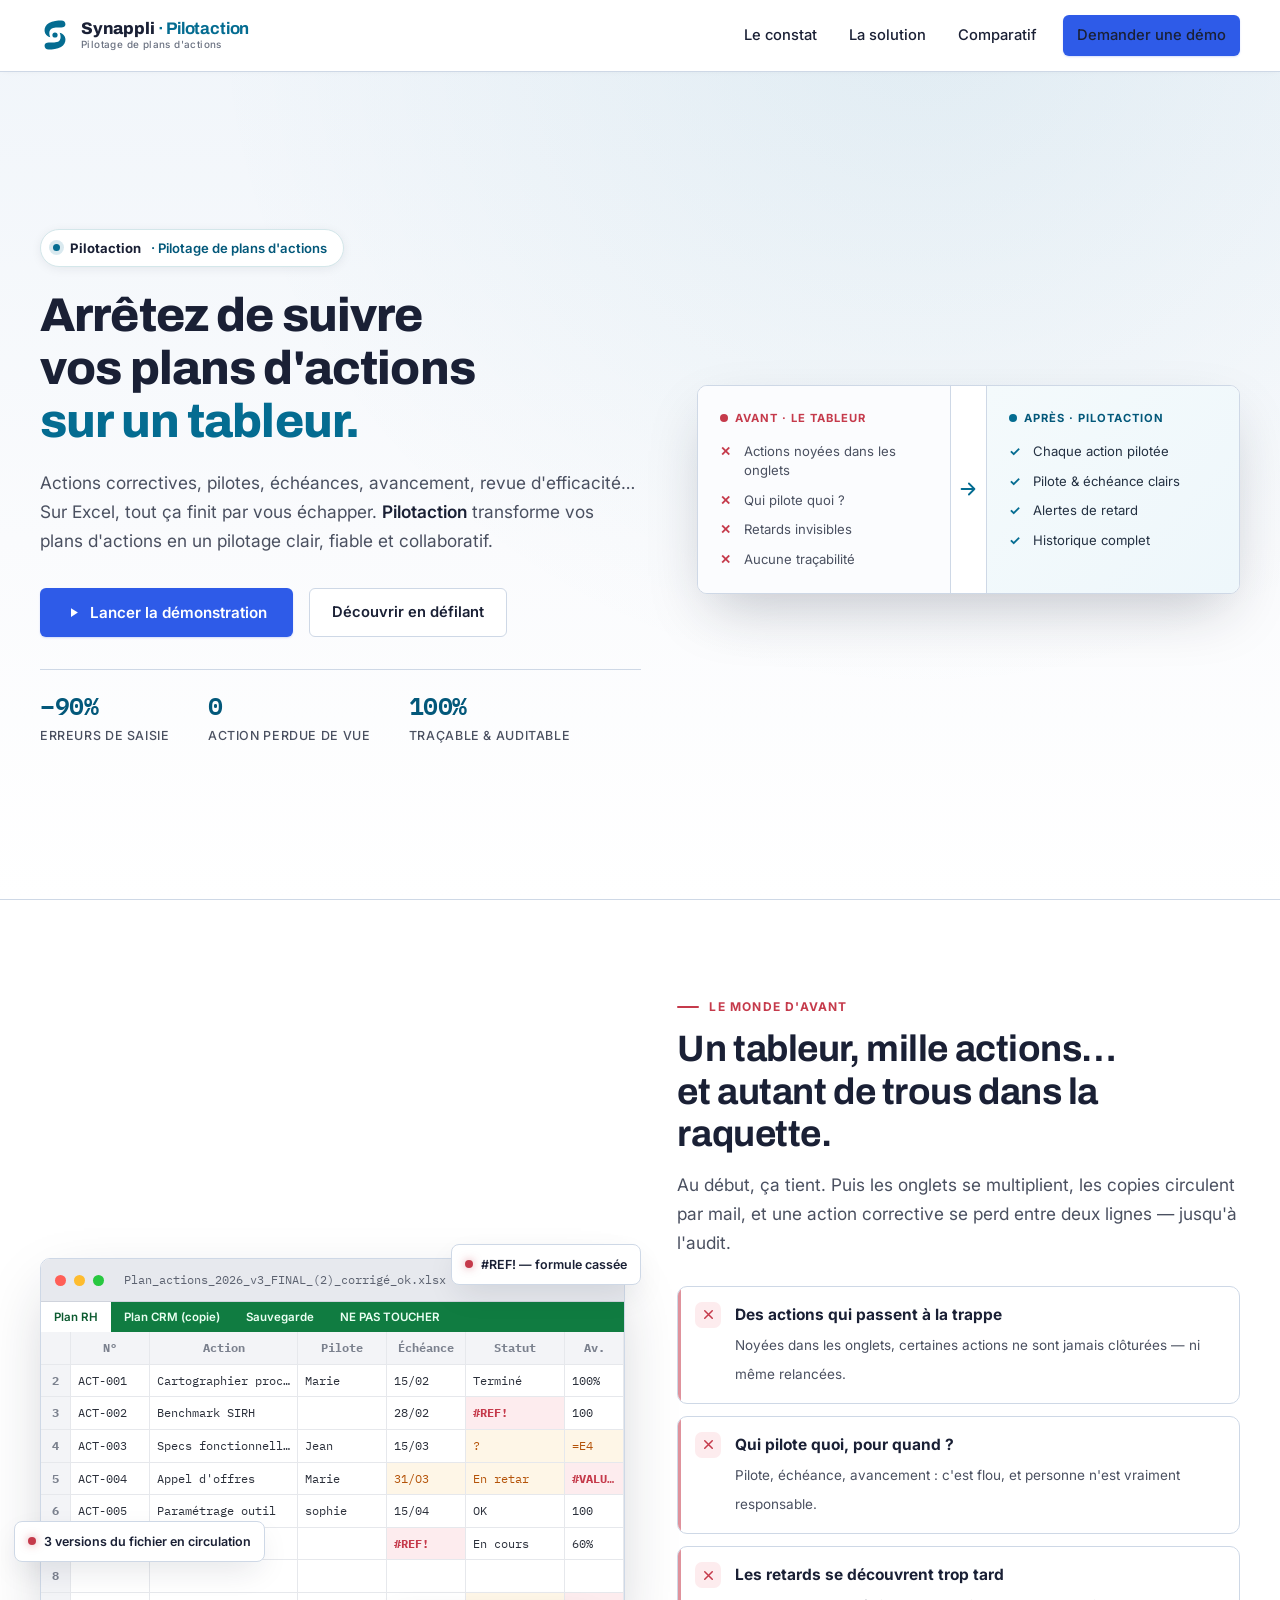
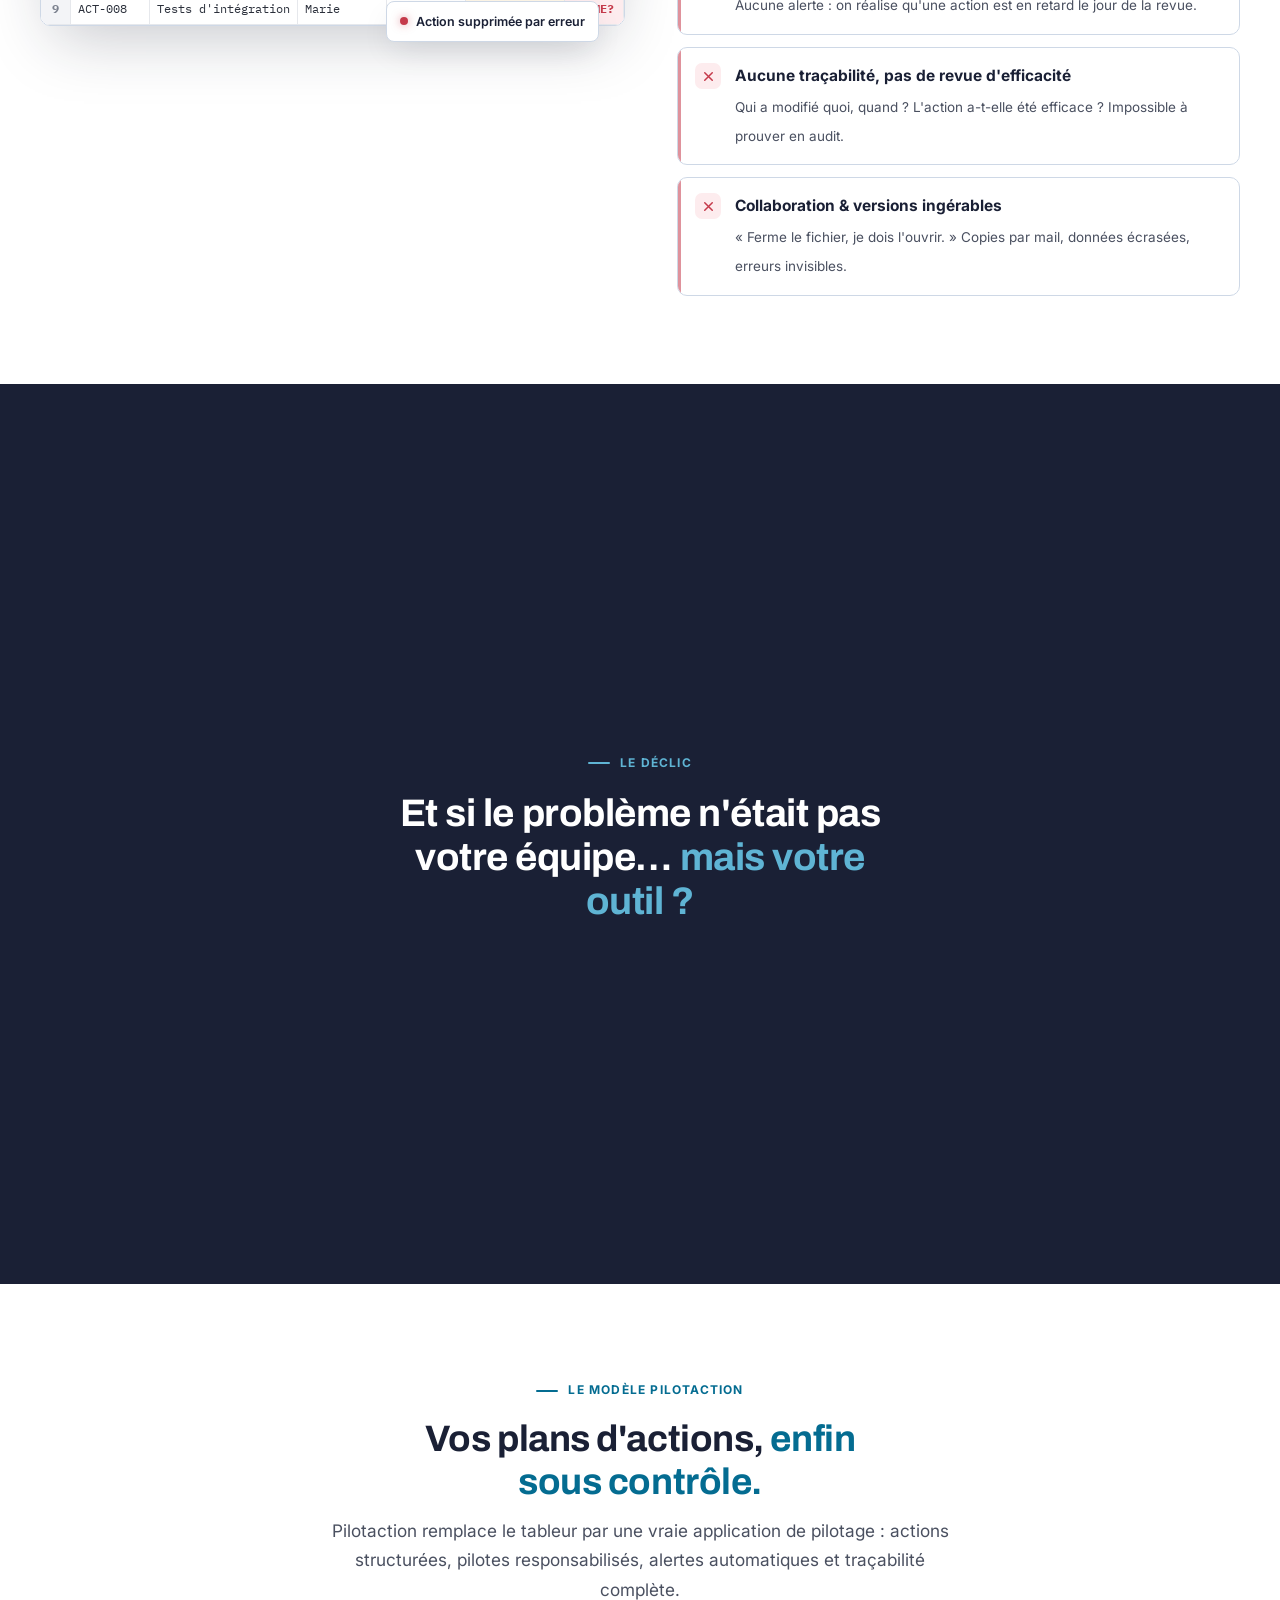
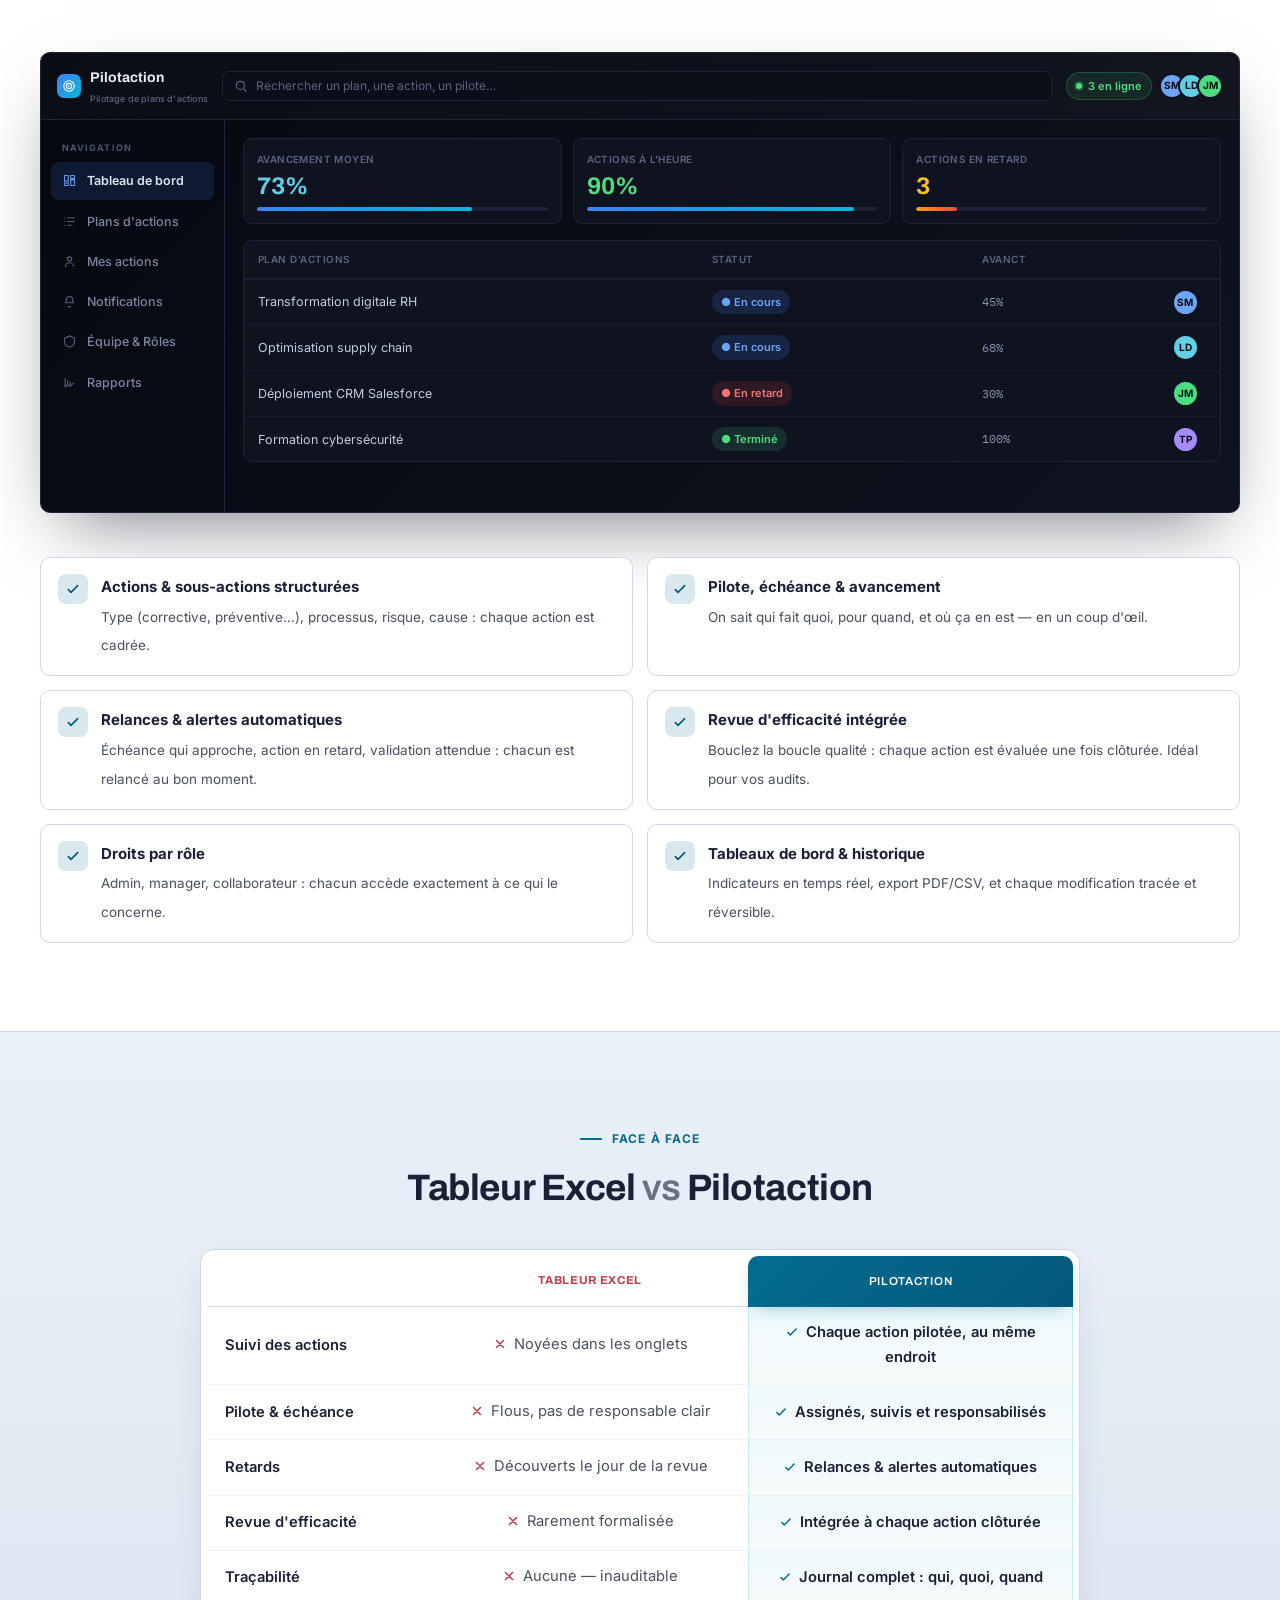
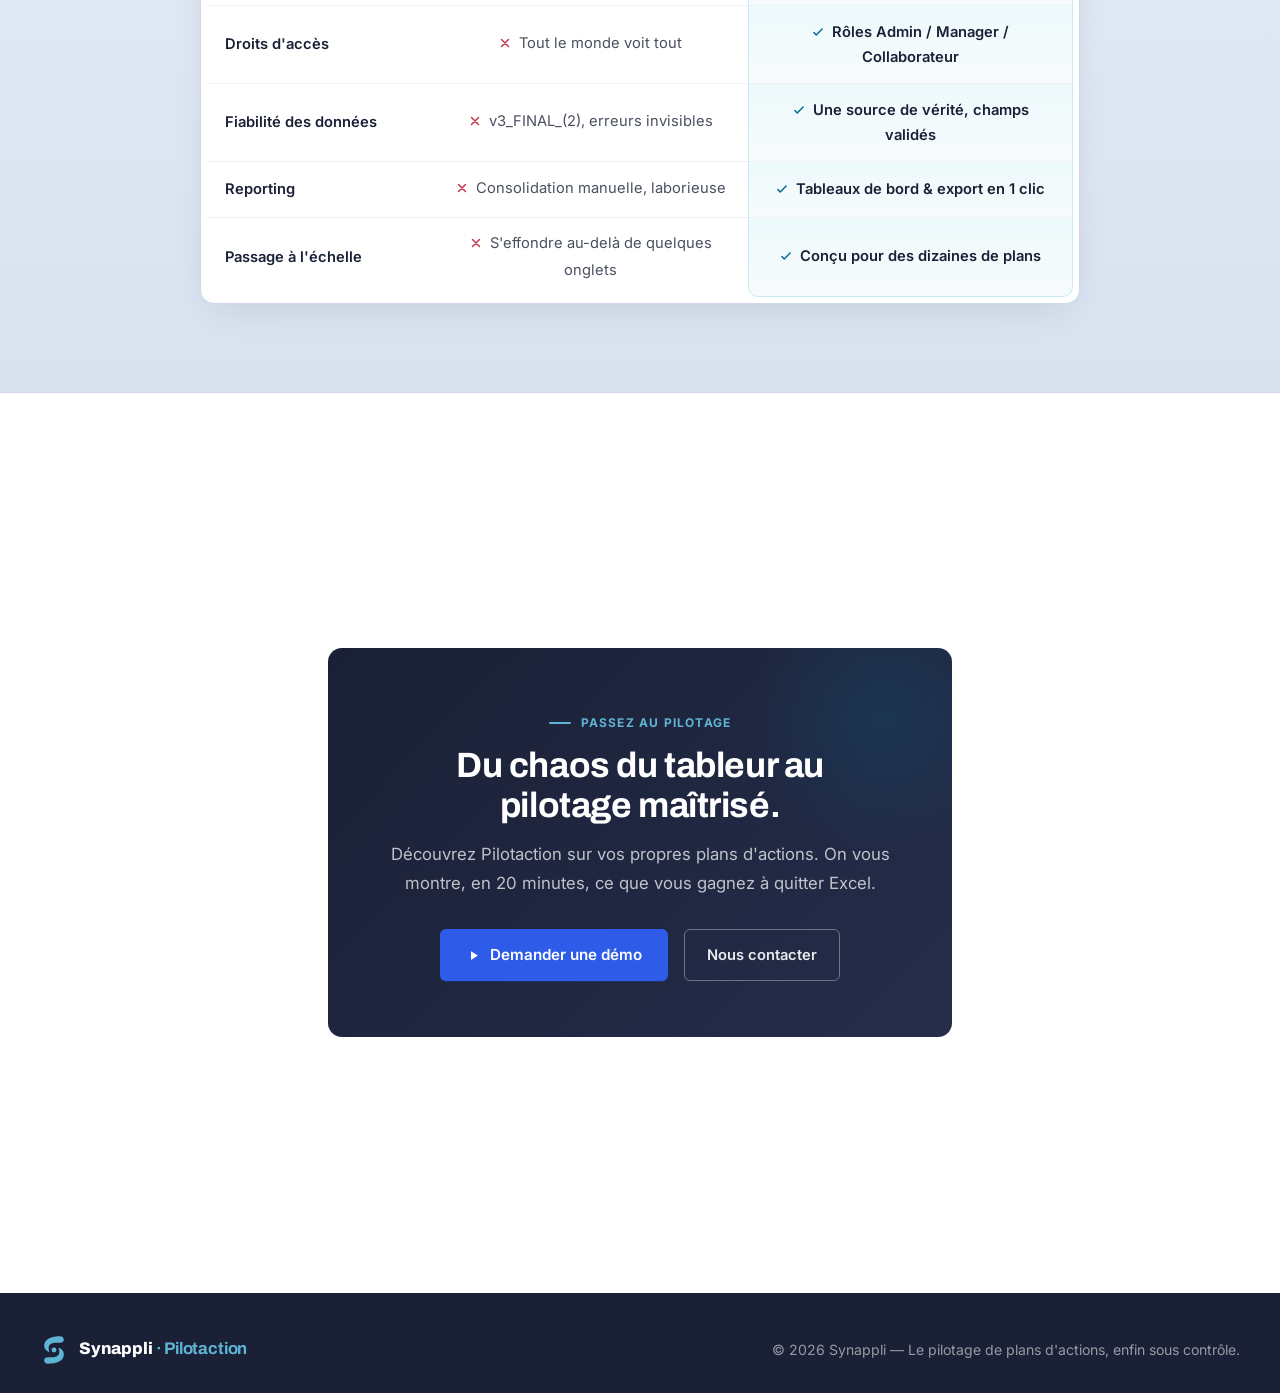
<file: index.html>
<!DOCTYPE html>
<html lang="fr">
<head>
<meta charset="UTF-8" />
<meta name="viewport" content="width=device-width, initial-scale=1.0" />
<title>Pilotaction — Pilotez vos plans d'actions | Synappli</title>
<meta name="description" content="Présentation Synappli : pourquoi suivre ses plans d'actions sur Excel devient ingérable (erreurs, retards invisibles, perte de données), et comment l'application Pilotaction apporte un pilotage fin, fiable et collaboratif — pilotes, échéances, alertes, revue d'efficacité, droits par rôle." />
<link rel="preconnect" href="https://fonts.googleapis.com" />
<link rel="preconnect" href="https://fonts.gstatic.com" crossorigin />
<link href="https://fonts.googleapis.com/css2?family=Archivo:wght@600;700;800&family=Inter:wght@400;500;600;700&family=IBM+Plex+Mono:wght@500;600&display=swap" rel="stylesheet" />
<style>
  /* =========================================================
     PILOTACTION × SYNAPPLI — Présentation animée
     Direction artistique reprise du site Synappli.
     Produit : Pilotaction — Pilotage de plans d'actions.
     Page autonome (hors polices Google, déjà chargées par le site).
     ========================================================= */

  /* ---------- Tokens Synappli ---------- */
  :root {
    --navy:#1a2035; --navy2:#232b42;
    --blue:#2e5be8; --blue-h:#1a40c0; --blue-l:#eef2ff;
    --teal:#046c91; --teal-d:#03587a; --teal-l:#d9e8ef;
    --white:#fff; --off:#eaf0f8; --off-2:#d8e2ef;
    --gray:#4a5060; --gray-soft:#6a7180;
    --light:#ced8e6; --light-soft:#dde4ee; --text:#1a2035;

    --bad:#c53a4b; --bad-l:#fdecee; --bad-d:#9b2c3a;
    --warn:#b45309; --warn-l:#fef6e7;
    --ok:#0f9d58; --ok-l:#e7f6ee;

    --font:'Inter',-apple-system,BlinkMacSystemFont,'Segoe UI',sans-serif;
    --display:'Archivo','Inter',sans-serif;
    --mono:'IBM Plex Mono',ui-monospace,SFMono-Regular,Menlo,monospace;

    --nav-h:72px; --max:1320px;
    --r:6px; --r-lg:10px;
    --shadow-sm:0 2px 12px -2px rgba(26,32,53,.10);
    --shadow-md:0 12px 32px -8px rgba(26,32,53,.15);
    --shadow-lg:0 24px 60px -14px rgba(26,32,53,.25);
    --shadow-blue:0 10px 30px -8px rgba(46,91,232,.35);
    --shadow-teal:0 10px 30px -8px rgba(4,108,145,.30);
  }

  *,*::before,*::after { box-sizing:border-box; margin:0; padding:0; }
  html { scroll-behavior:smooth; -webkit-text-size-adjust:100%; scroll-padding-top:var(--nav-h); }
  body {
    font-family:var(--font); font-size:17px; line-height:1.7; color:var(--text);
    background:var(--white); -webkit-font-smoothing:antialiased; text-rendering:optimizeLegibility;
    overflow-x:hidden;
  }
  ::selection { background:var(--teal); color:#fff; }
  a { color:inherit; text-decoration:none; }
  img { display:block; max-width:100%; }

  .container { width:100%; max-width:var(--max); margin:0 auto; padding:0 40px; }
  h1,h2,h3 { font-family:var(--display); color:var(--navy); letter-spacing:-.012em; line-height:1.15; }

  /* Logo Synappli (SVG vectoriel) */
  .s-logo { display:block; color:var(--teal); }
  .s-logo svg { display:block; width:100%; height:100%; }

  /* ---------- Eyebrow / labels ---------- */
  .section-label {
    display:inline-flex; align-items:center; gap:10px;
    font-size:.75rem; font-weight:700; text-transform:uppercase; letter-spacing:.1em;
    color:var(--teal); margin-bottom:.7rem; font-family:var(--font);
  }
  .section-label::before { content:""; width:22px; height:2px; background:currentColor; border-radius:2px; }
  .section-label.rose { color:var(--bad); }
  .section-label.on-dark { color:#5fb4d4; }

  /* ---------- Buttons ---------- */
  .btn-primary {
    display:inline-flex; align-items:center; gap:9px;
    background:var(--blue); color:#fff; font-weight:600; font-size:.95rem;
    padding:13px 26px; border-radius:var(--r); border:0; cursor:pointer; font-family:var(--font);
    transition:background .15s,transform .15s,box-shadow .2s; box-shadow:0 1px 2px rgba(46,91,232,.20);
  }
  .btn-primary:hover { background:var(--blue-h); transform:translateY(-1px); box-shadow:var(--shadow-blue); }
  .btn-primary svg { width:15px; height:15px; }
  .btn-outline {
    display:inline-flex; align-items:center; gap:9px;
    border:1.5px solid var(--light); color:var(--navy); font-size:.92rem; font-weight:600;
    padding:11px 22px; border-radius:var(--r); cursor:pointer; background:#fff; font-family:var(--font);
    transition:border-color .15s,background .15s,color .15s;
  }
  .btn-outline:hover { border-color:var(--teal); background:var(--teal-l); color:var(--teal-d); }
  .btn-outline-white {
    display:inline-flex; align-items:center; gap:9px;
    border:1.5px solid rgba(255,255,255,.35); color:rgba(255,255,255,.9); font-size:.92rem; font-weight:600;
    padding:11px 22px; border-radius:var(--r); cursor:pointer; background:transparent; font-family:var(--font);
    transition:background .15s,border-color .15s;
  }
  .btn-outline-white:hover { background:rgba(255,255,255,.1); border-color:rgba(255,255,255,.6); }
  .btn-row { display:flex; gap:1rem; flex-wrap:wrap; }

  /* ---------- Scroll progress ---------- */
  .scrubber {
    position:fixed; top:0; left:0; height:3px; width:0%; z-index:300;
    background:linear-gradient(90deg,var(--teal),var(--blue));
    box-shadow:0 0 12px rgba(4,108,145,.5); transition:width .1s linear;
  }

  /* ---------- Nav ---------- */
  #nav {
    position:fixed; top:0; left:0; right:0; height:var(--nav-h); z-index:200;
    background:#fff; border-bottom:1px solid var(--light);
    box-shadow:0 1px 6px -2px rgba(26,32,53,.06);
    display:flex; align-items:center; padding:0 40px;
  }
  .nav-inner { width:100%; max-width:var(--max); margin:0 auto; display:flex; align-items:center; gap:12px; }
  .site-logo { display:flex; align-items:center; gap:11px; }
  .site-logo .s-logo { width:30px; height:36px; }
  .logo-wordmark { font-family:var(--display); font-weight:800; color:var(--navy); font-size:1.05rem; letter-spacing:-.01em; line-height:1; }
  .logo-wordmark span { color:var(--teal); font-weight:700; }
  .logo-wordmark small { display:block; font-family:var(--font); font-size:.62rem; font-weight:500; color:var(--gray-soft); letter-spacing:.04em; margin-top:3px; text-transform:none; }
  .nav-menu { display:flex; align-items:center; gap:4px; list-style:none; margin-left:auto; }
  .nav-menu a { font-size:.92rem; font-weight:500; color:var(--navy); padding:8px 14px; border-radius:var(--r); transition:background .15s,color .15s; }
  .nav-menu a:hover { background:var(--off); }

  /* ---------- Sections ---------- */
  .section { padding:88px 0; }
  .section-inner { max-width:var(--max); margin:0 auto; padding:0 40px; }
  .section-bg { background:linear-gradient(180deg,var(--off) 0,var(--off-2) 100%); border-top:1px solid var(--light); border-bottom:1px solid var(--light); }
  .section-dark { background:var(--navy); color:#fff; }
  .section h2 { font-size:clamp(1.6rem,2.9vw,2.3rem); font-weight:700; margin-bottom:1rem; }
  .section-dark h2 { color:#fff; }
  .lead { font-size:1.08rem; color:var(--gray); line-height:1.7; max-width:640px; }
  .section-dark .lead { color:rgba(255,255,255,.7); }
  .center { text-align:center; }
  .center .lead { margin-left:auto; margin-right:auto; }

  /* Délimitation "page par page" : chaque scène occupe au moins un plein écran,
     avec accroche de défilement douce (proximity) sur grand écran. */
  [data-scene] { min-height:100vh; display:flex; flex-direction:column; justify-content:center; }
  @media (min-width:961px) {
    html { scroll-snap-type:y proximity; }
    [data-scene] { scroll-snap-align:start; scroll-snap-stop:always; }
  }

  .reveal { opacity:0; transform:translateY(16px); transition:opacity .6s ease,transform .6s ease; }
  .reveal.in-view { opacity:1; transform:none; }
  .reveal.d1 { transition-delay:.08s; } .reveal.d2 { transition-delay:.16s; }
  .reveal.d3 { transition-delay:.24s; } .reveal.d4 { transition-delay:.32s; }
  .reveal.d5 { transition-delay:.40s; }

  /* =========================================================
     HERO
     ========================================================= */
  .hero {
    position:relative; padding-top:var(--nav-h); overflow:hidden;
    background:
      radial-gradient(ellipse at 72% 0,rgba(4,108,145,.07) 0,transparent 55%),
      linear-gradient(180deg,#f0f5fa 0,#fafbfd 60%,var(--white) 100%);
    border-bottom:1px solid var(--light);
  }
  .hero-inner { max-width:var(--max); margin:0 auto; padding:64px 40px 56px; display:grid; grid-template-columns:1.05fr .95fr; gap:56px; align-items:center; }
  .hero-badge {
    display:inline-flex; align-items:center; gap:10px; background:#fff; color:var(--teal-d);
    font-size:.82rem; font-weight:600; padding:7px 16px 7px 12px; border-radius:100px;
    border:1px solid #d4e7ea; box-shadow:var(--shadow-sm); margin-bottom:1.35rem;
  }
  .hero-badge .dot { width:7px; height:7px; border-radius:50%; background:var(--teal); box-shadow:0 0 0 4px rgba(4,108,145,.15); animation:pulse 2.4s ease-in-out infinite; }
  .hero-badge strong { color:var(--navy); font-weight:700; }
  @keyframes pulse { 0%,100%{ box-shadow:0 0 0 4px rgba(4,108,145,.15) } 50%{ box-shadow:0 0 0 7px rgba(4,108,145,.04) } }
  .hero h1 { font-size:clamp(2.1rem,3.7vw,3.05rem); font-weight:800; line-height:1.12; margin-bottom:1.25rem; letter-spacing:-.018em; max-width:15ch; }
  .hero h1 .accent { color:var(--teal); }
  .hero p.lead { margin-bottom:2rem; }
  .hero p.lead strong { color:var(--navy); font-weight:600; }
  .kpi-strip { display:flex; flex-wrap:wrap; gap:1.1rem 2.4rem; padding:1.4rem 0 .25rem; border-top:1px solid var(--light); margin-top:2rem; }
  .kpi-strip .kpi { display:flex; flex-direction:column; }
  .kpi-strip .kpi-num { font-family:var(--mono); font-size:1.55rem; font-weight:600; color:var(--teal-d); line-height:1.1; letter-spacing:-.02em; font-variant-numeric:tabular-nums; }
  .kpi-strip .kpi-lbl { font-size:.78rem; color:var(--gray); text-transform:uppercase; letter-spacing:.05em; margin-top:.35rem; font-weight:500; }

  .hero-visual { position:relative; }
  .ba-teaser { display:grid; grid-template-columns:1fr auto 1fr; align-items:stretch; border:1px solid var(--light); border-radius:var(--r-lg); overflow:hidden; box-shadow:var(--shadow-lg); background:#fff; }
  .ba-side { padding:1.4rem 1.4rem 1.5rem; }
  .ba-side .ba-h { font-size:.7rem; font-weight:700; text-transform:uppercase; letter-spacing:.09em; display:flex; align-items:center; gap:.45rem; margin-bottom:.9rem; }
  .ba-before { background:#fbfcfe; }
  .ba-before .ba-h { color:var(--bad); }
  .ba-after { background:linear-gradient(135deg,#f4fafc 0,#eef7fb 100%); }
  .ba-after .ba-h { color:var(--teal-d); }
  .ba-dot { width:8px; height:8px; border-radius:50%; }
  .ba-before .ba-dot { background:var(--bad); }
  .ba-after .ba-dot { background:var(--teal); }
  .ba-line { display:flex; align-items:flex-start; gap:.55rem; font-size:.82rem; color:var(--gray); line-height:1.45; margin-bottom:.65rem; }
  .ba-line:last-child { margin-bottom:0; }
  .ba-line .ic { flex:0 0 auto; width:15px; font-weight:700; }
  .ba-before .ba-line .ic { color:var(--bad); }
  .ba-after .ba-line .ic { color:var(--teal); }
  .ba-after .ba-line { color:#243142; }
  .ba-arrow { display:flex; align-items:center; justify-content:center; padding:0 .4rem; background:#fff; border-left:1px solid var(--light); border-right:1px solid var(--light); color:var(--teal); }
  .ba-arrow svg { width:22px; height:22px; }

  /* =========================================================
     STATS BAND
     ========================================================= */
  .stats-band { padding:34px 0; }
  .stats-band-inner { max-width:var(--max); margin:0 auto; padding:0 40px; display:grid; grid-template-columns:repeat(4,1fr); gap:1.5rem; }
  .stat-item { text-align:center; position:relative; }
  .stat-item:not(:last-child)::after { content:""; position:absolute; right:-.75rem; top:50%; transform:translateY(-50%); width:1px; height:48px; background:var(--light); }
  .stat-num { font-family:var(--mono); font-size:clamp(1.55rem,2.8vw,2.15rem); font-weight:600; color:var(--teal-d); line-height:1.05; letter-spacing:-.02em; font-variant-numeric:tabular-nums; }
  .stat-label { font-size:.82rem; color:var(--gray); margin-top:.5rem; font-weight:500; line-height:1.4; }

  /* =========================================================
     Fenêtre Excel (le monde d'avant)
     ========================================================= */
  .split { display:grid; grid-template-columns:1.02fr .98fr; gap:52px; align-items:center; }
  .win-shell { position:relative; }
  .window { border-radius:var(--r-lg); overflow:hidden; box-shadow:var(--shadow-lg); border:1px solid var(--light); transform:perspective(1600px) rotateY(5deg) rotateX(1.5deg); transition:transform .8s cubic-bezier(.2,.7,.2,1); }
  .split.in-view .window { transform:perspective(1600px) rotateY(0) rotateX(0); }
  .win-bar { display:flex; align-items:center; gap:8px; padding:11px 14px; background:#E7E9EE; border-bottom:1px solid #cfd3dc; }
  .dot { width:11px; height:11px; border-radius:50%; }
  .dot.r{ background:#FF5F57 } .dot.y{ background:#FEBC2E } .dot.g{ background:#28C840 }
  .win-file { margin-left:12px; font-size:12px; color:#5c6270; font-family:var(--mono); white-space:nowrap; overflow:hidden; text-overflow:ellipsis; max-width:72%; }
  .xl { background:#fff; }
  .xl-ribbon { display:flex; align-items:center; background:#107C41; height:30px; }
  .xl-ribbon .tab { color:#eafff2; font-size:11.5px; padding:0 13px; height:100%; display:flex; align-items:center; font-weight:600; white-space:nowrap; }
  .xl-ribbon .tab.active { background:#fff; color:#0B5A2F; }
  .grid { display:grid; grid-template-columns:30px .8fr 1.5fr .9fr .8fr 1fr .6fr; font-size:11.5px; font-family:var(--mono); }
  .grid .c { border-right:1px solid #E6E8EC; border-bottom:1px solid #E6E8EC; padding:6px 7px; min-height:28px; white-space:nowrap; overflow:hidden; text-overflow:ellipsis; background:#fff; color:#2a2f3a; }
  .grid .head { background:#F3F4F7; color:#7b818e; text-align:center; font-weight:700; }
  .grid .rownum { background:#F3F4F7; color:#7b818e; text-align:center; font-weight:700; }
  .grid .err { background:var(--bad-l); color:var(--bad); font-weight:700; }
  .grid .warn { background:var(--warn-l); color:var(--warn); }
  .grid .strike { text-decoration:line-through; color:#b9bdc7; }
  .grid .flash { animation:cellflash 2.8s ease-in-out infinite; }
  @keyframes cellflash { 0%,55%,100%{ background:#fff; color:#2a2f3a } 62%,92%{ background:var(--bad-l); color:var(--bad) } }
  .grid .ghostrow { animation:ghostdelete 4.6s ease-in-out infinite; }
  @keyframes ghostdelete { 0%,40%{ opacity:1 } 55%,75%{ opacity:.12; transform:translateX(6px) } 90%,100%{ opacity:1; transform:none } }

  .toast { position:absolute; z-index:5; background:#fff; border:1px solid var(--light); padding:9px 13px; border-radius:8px; font-size:12.5px; font-weight:600; color:var(--navy); box-shadow:var(--shadow-md); display:flex; align-items:center; gap:8px; opacity:0; transform:translateY(8px) scale(.96); }
  .split.in-view .toast { animation:pop .6s forwards; }
  .split.in-view .toast.t1 { animation-delay:.7s; }
  .split.in-view .toast.t2 { animation-delay:1.05s; }
  .split.in-view .toast.t3 { animation-delay:1.4s; }
  @keyframes pop { to { opacity:1; transform:none; } }
  .toast .pip { width:8px; height:8px; border-radius:50%; background:var(--bad); box-shadow:0 0 8px rgba(197,58,75,.5); flex:none; }
  .toast.t1 { top:-14px; right:-16px; }
  .toast.t2 { bottom:64px; left:-26px; }
  .toast.t3 { bottom:-16px; right:26px; }

  .pains { display:flex; flex-direction:column; gap:12px; }
  .pain { display:flex; gap:14px; align-items:flex-start; padding:15px 17px; border-radius:var(--r-lg); background:#fff; border:1px solid var(--light); position:relative; overflow:hidden; transition:border-color .2s, box-shadow .2s; }
  .pain::before { content:""; position:absolute; top:0; left:0; bottom:0; width:3px; background:var(--bad); opacity:.55; }
  .pain:hover { border-color:#e6b8bf; box-shadow:var(--shadow-sm); }
  .pain .x { flex:0 0 auto; width:26px; height:26px; border-radius:7px; display:grid; place-items:center; background:var(--bad-l); color:var(--bad); }
  .pain .x svg { width:15px; height:15px; }
  .pain b { display:block; font-size:15.5px; color:var(--navy); margin-bottom:2px; }
  .pain span { color:var(--gray); font-size:13.5px; line-height:1.5; }

  /* =========================================================
     App Pilotaction (fond sombre, style app réelle)
     ========================================================= */
  .app { border-radius:var(--r-lg); overflow:hidden; border:1px solid #1e2438; background:linear-gradient(135deg,#06080f 0,#0f1320 100%); box-shadow:0 30px 70px -24px rgba(10,16,32,.55); }
  .app-top { display:flex; align-items:center; gap:14px; padding:13px 16px; border-bottom:1px solid #1e2438; background:rgba(255,255,255,.02); }
  .app-logo { display:flex; align-items:center; gap:9px; color:#e8ecf4; font-family:var(--display); font-weight:700; font-size:14px; }
  .app-logo .lm { width:24px; height:24px; border-radius:7px; display:grid; place-items:center; background:linear-gradient(135deg,#3b82f6,#06b6d4); }
  .app-logo .lm svg { width:14px; height:14px; }
  .app-logo small { display:block; font-family:var(--font); font-size:9px; font-weight:500; color:#5a6480; letter-spacing:.02em; margin-top:1px; }
  .app-search { flex:1; height:30px; border-radius:7px; background:#0b0e18; border:1px solid #1e2438; display:flex; align-items:center; padding:0 11px; color:#5a6480; font-size:12px; gap:8px; }
  .app-live { display:inline-flex; align-items:center; gap:6px; font-size:11px; color:#4ade80; font-weight:600; background:rgba(74,222,128,.1); padding:4px 9px; border-radius:100px; border:1px solid rgba(74,222,128,.22); }
  .app-live .d { width:6px; height:6px; border-radius:50%; background:#4ade80; box-shadow:0 0 0 2px rgba(74,222,128,.25); animation:appdot 2s infinite; }
  @keyframes appdot { 0%,100%{ opacity:1 } 50%{ opacity:.4 } }
  .avatars { display:flex; }
  .avatars span { width:26px; height:26px; border-radius:50%; margin-left:-7px; border:2px solid #0f1320; display:grid; place-items:center; font-size:10px; font-weight:700; color:#06080f; font-family:var(--font); }

  .app-body { display:grid; grid-template-columns:184px 1fr; min-height:392px; }
  .app-side { border-right:1px solid #1e2438; padding:14px 10px; display:flex; flex-direction:column; gap:3px; }
  .side-h { font-size:9px; font-weight:700; color:#4a5470; text-transform:uppercase; letter-spacing:.12em; padding:6px 11px 4px; }
  .nav-i { display:flex; align-items:center; gap:10px; padding:8px 11px; border-radius:8px; font-size:12.5px; color:#7a86a0; font-weight:500; }
  .nav-i.active { background:rgba(59,130,246,.14); color:#dbe4f5; font-weight:600; }
  .nav-i.active .ic { color:#6ba5f7; }
  .nav-i .ic { width:15px; height:15px; opacity:.9; color:#5a6480; flex:none; }
  .app-main { padding:18px; display:flex; flex-direction:column; gap:16px; }
  .mini-dash { display:grid; grid-template-columns:repeat(3,1fr); gap:11px; }
  .mini-kpi { background:#0f1320; border:1px solid #1e2438; border-radius:9px; padding:12px 13px; }
  .mini-kpi .ml { font-size:.62rem; color:#5a6480; text-transform:uppercase; letter-spacing:.04em; font-weight:600; }
  .mini-kpi .mv { font-family:var(--display); font-size:1.5rem; font-weight:700; color:#e8ecf4; line-height:1; margin-top:6px; }
  .mini-kpi .mv.teal { color:#5fd0e6; } .mini-kpi .mv.green { color:#4ade80; } .mini-kpi .mv.amber { color:#fbbf24; }
  .mini-kpi .mbar { height:4px; border-radius:2px; background:#1e2438; margin-top:9px; overflow:hidden; }
  .mini-kpi .mbar span { display:block; height:100%; width:0; border-radius:2px; background:linear-gradient(90deg,#3b82f6,#06b6d4); transition:width 1.3s cubic-bezier(.2,.7,.2,1); }
  .mini-kpi .mbar.a span { background:linear-gradient(90deg,#f59e0b,#ef4444); }
  .app.in-view .mini-kpi .mbar span { width:var(--w,70%); }

  .dtable { background:#0f1320; border:1px solid #1e2438; border-radius:9px; overflow:hidden; }
  .dtable .th,.dtable .tr { display:grid; grid-template-columns:1.7fr 1fr .7fr 32px; gap:8px; align-items:center; padding:10px 14px; font-size:12.5px; }
  .dtable .th { color:#5a6480; font-weight:600; font-size:.62rem; letter-spacing:.05em; text-transform:uppercase; border-bottom:1px solid #1e2438; }
  .dtable .tr { border-top:1px solid #171d30; color:#c3ccdf; }
  .dtable .tr.fresh { animation:slidein .7s cubic-bezier(.2,.7,.2,1); }
  @keyframes slidein { from{ opacity:0; transform:translateY(-10px); background:rgba(59,130,246,.14) } to{ opacity:1 } }
  .dtable .av { font-family:var(--mono); color:#8892a8; font-size:11.5px; }
  .pill { display:inline-flex; align-items:center; gap:6px; font-size:11px; font-weight:600; padding:3px 9px; border-radius:100px; white-space:nowrap; }
  .pill.ok { background:rgba(74,222,128,.13); color:#4ade80; }
  .pill.run { background:rgba(59,130,246,.16); color:#6ba5f7; }
  .pill.late { background:rgba(239,68,68,.14); color:#f87171; }
  .pill.plan { background:rgba(148,163,184,.14); color:#9aa6c0; }
  .who { width:23px; height:23px; border-radius:50%; display:grid; place-items:center; font-size:10px; font-weight:700; color:#06080f; font-family:var(--font); }

  .log-toast { position:absolute; right:-18px; bottom:40px; z-index:6; width:250px; background:#0f1320; border:1px solid #1e2438; border-radius:10px; padding:12px 14px; box-shadow:0 22px 50px -18px rgba(0,0,0,.6); opacity:0; transform:translateX(20px); }
  .app.in-view .log-toast { animation:pop .6s .9s forwards; }
  .log-toast .lt-h { font-size:.62rem; color:#5a6480; text-transform:uppercase; letter-spacing:.08em; font-weight:700; margin-bottom:9px; }
  .log-row { display:flex; gap:9px; font-size:11.5px; padding:5px 0; color:#8892a8; line-height:1.4; }
  .log-row b { color:#dbe4f5; font-weight:600; }
  .log-row .tk { color:#5fd0e6; }
  .log-row .rd { color:#f87171; }

  .benefits { display:grid; grid-template-columns:1fr 1fr; gap:14px; }
  .ben { display:flex; gap:13px; align-items:flex-start; padding:16px 17px; border-radius:var(--r-lg); background:#fff; border:1px solid var(--light); position:relative; overflow:hidden; transition:border-color .2s,transform .2s,box-shadow .2s; }
  .ben::before { content:""; position:absolute; top:0; left:0; right:0; height:3px; background:linear-gradient(90deg,var(--teal),var(--teal-d)); transform:scaleX(0); transform-origin:left; transition:transform .25s ease; }
  .ben:hover { border-color:var(--teal-l); transform:translateY(-2px); box-shadow:var(--shadow-md); }
  .ben:hover::before { transform:scaleX(1); }
  .ben .v { flex:0 0 auto; width:30px; height:30px; border-radius:8px; display:grid; place-items:center; background:var(--teal-l); color:var(--teal-d); }
  .ben .v svg { width:16px; height:16px; }
  .ben b { display:block; font-size:15px; color:var(--navy); margin-bottom:2px; }
  .ben span { color:var(--gray); font-size:13.5px; line-height:1.5; }

  /* =========================================================
     Tableau comparatif (.compare-table du site)
     ========================================================= */
  .compare-wrap { overflow-x:auto; border-radius:14px; background:#fff; box-shadow:0 12px 40px -16px rgba(26,32,53,.16); border:1px solid var(--light); padding:6px; margin-top:2.5rem; }
  .compare-table { width:100%; border-collapse:separate; border-spacing:0; min-width:720px; font-size:.92rem; }
  .compare-table th,.compare-table td { padding:.85rem 1.1rem; text-align:center; border-bottom:1px solid #eef2f7; }
  .compare-table tbody th[scope=row] { text-align:left; }
  .compare-table thead th { font-family:var(--display); font-size:.72rem; font-weight:700; letter-spacing:.06em; text-transform:uppercase; color:var(--gray); background:transparent; border-bottom:1.5px solid var(--light); padding-top:.95rem; padding-bottom:.95rem; }
  .compare-table thead .th-excel { color:var(--bad); }
  .compare-table tbody th { font-weight:600; color:var(--navy); width:26%; font-size:.92rem; }
  .compare-table td { color:var(--gray); }
  .compare-table .td-excel .xm { color:var(--bad); margin-right:7px; vertical-align:-2px; display:inline-block; }
  .compare-table .td-excel .xm svg { width:14px; height:14px; }
  .compare-table tbody tr:last-child th,.compare-table tbody tr:last-child td { border-bottom:0; }
  .compare-table .ct-highlight { color:var(--navy); font-weight:600; background:linear-gradient(180deg,rgba(6,182,212,.07),rgba(4,108,145,.03)); }
  .compare-table thead .ct-highlight { background:linear-gradient(135deg,var(--teal) 0,var(--teal-d) 100%); color:#fff; border-radius:10px 10px 0 0; border-bottom:0; box-shadow:0 6px 18px -8px rgba(4,108,145,.5); }
  .compare-table tbody .ct-highlight { border-left:1px solid rgba(6,182,212,.18); border-right:1px solid rgba(6,182,212,.18); }
  .compare-table tbody tr:last-child .ct-highlight { border-radius:0 0 10px 10px; border-bottom:1px solid rgba(6,182,212,.18); }
  .compare-table tbody .ct-highlight .ck { display:inline-block; width:14px; height:14px; margin-right:7px; vertical-align:-2px; color:var(--teal); }
  .compare-table tbody .ct-highlight .ck svg { width:14px; height:14px; }
  .compare-table tbody tr:hover td:not(.ct-highlight),.compare-table tbody tr:hover th { background:#f8fafc; }
  .compare-table tbody tr:hover .ct-highlight { background:linear-gradient(180deg,rgba(6,182,212,.12),rgba(4,108,145,.06)); }

  /* =========================================================
     CTA + footer
     ========================================================= */
  .cta-block { background:linear-gradient(135deg,var(--navy) 0,#252d4b 100%); color:#fff; border-radius:14px; padding:56px 48px; text-align:center; position:relative; overflow:hidden; }
  .cta-block::after { content:""; position:absolute; top:-80px; right:-80px; width:300px; height:300px; background:radial-gradient(circle,rgba(4,108,145,.2) 0,transparent 65%); pointer-events:none; }
  .cta-block > * { position:relative; z-index:1; }
  .cta-block .section-label { justify-content:center; }
  .cta-block h2 { color:#fff; font-size:clamp(1.6rem,2.8vw,2.2rem); margin:0 auto .9rem; max-width:18ch; }
  .cta-block p { color:rgba(255,255,255,.72); max-width:48ch; margin:0 auto 2rem; font-size:1.05rem; }
  .cta-block .btn-row { justify-content:center; }

  footer { background:var(--navy); color:rgba(255,255,255,.55); padding:40px 0 26px; }
  .footer-inner { max-width:var(--max); margin:0 auto; padding:0 40px; display:flex; align-items:center; justify-content:space-between; flex-wrap:wrap; gap:16px; font-size:.88rem; }
  .footer-inner .site-logo .s-logo { color:#5fb4d4; }
  .footer-inner .logo-wordmark { color:#fff; }
  .footer-inner .logo-wordmark span { color:#5fb4d4; }

  .demo-flag { position:fixed; bottom:22px; left:50%; transform:translateX(-50%) translateY(20px); z-index:150; background:#fff; border:1px solid var(--light); padding:10px 16px; border-radius:100px; font-size:13px; font-weight:600; color:var(--navy); box-shadow:var(--shadow-lg); display:flex; align-items:center; gap:12px; opacity:0; pointer-events:none; transition:opacity .3s,transform .3s; }
  .demo-flag.show { opacity:1; transform:translateX(-50%) translateY(0); pointer-events:auto; }
  .demo-flag .pl { color:var(--teal-d); display:inline-flex; align-items:center; gap:7px; }
  .demo-flag .stop { color:var(--gray); cursor:pointer; border-left:1px solid var(--light); padding-left:12px; }
  .demo-flag .stop:hover { color:var(--navy); }

  /* =========================================================
     Responsive
     ========================================================= */
  @media (max-width:960px) {
    .hero-inner { grid-template-columns:1fr; gap:40px; }
    .split { grid-template-columns:1fr; gap:40px; }
    .window { transform:none !important; }
    .benefits { grid-template-columns:1fr; }
    .stats-band-inner { grid-template-columns:repeat(2,1fr); gap:1.75rem 1rem; }
    .stat-item:nth-child(2)::after { display:none; }
    .app-body { grid-template-columns:1fr; }
    .app-side { flex-direction:row; overflow-x:auto; border-right:none; border-bottom:1px solid #1e2438; }
    .side-h { display:none; }
    .nav-i span { display:none; }
    .log-toast { position:static; width:auto; margin-top:8px; opacity:1; transform:none; }
    .app.in-view .log-toast { animation:none; }
    .toast { position:static; display:inline-flex; margin:6px 6px 0 0; opacity:1; transform:none; animation:none !important; }
    .win-shell { display:flex; flex-direction:column; }
    .nav-menu { display:none; }
  }
  @media (max-width:600px) {
    .container,.section-inner,.hero-inner,.stats-band-inner,.footer-inner { padding-left:20px; padding-right:20px; }
    #nav { padding:0 20px; }
    .section { padding:60px 0; }
    .mini-dash { grid-template-columns:1fr; }
    .stats-band-inner { grid-template-columns:1fr; }
    .stat-item::after { display:none !important; }
    .cta-block { padding:40px 24px; }
    .btn-row { flex-direction:column; }
    .btn-primary,.btn-outline,.btn-outline-white { justify-content:center; }
  }
  @media (prefers-reduced-motion:reduce) {
    * { animation:none !important; transition:none !important; scroll-behavior:auto !important; }
    .reveal { opacity:1; transform:none; }
    .window { transform:none !important; }
    .toast,.log-toast { opacity:1 !important; transform:none !important; }
  }
</style>
</head>
<body>

<div class="scrubber" id="scrubber"></div>

<!-- Logo Synappli réutilisable (defs) — instancié via <use> -->
<svg width="0" height="0" style="position:absolute" aria-hidden="true">
  <defs>
    <g id="synappli-mark">
      <path d="M74 156 C60 120 66 92 96 84 C120 78 140 80 158 80 C176 80 190 71 190 55 C190 38 178 26 159 26 C130 26 92 30 64 46 C40 60 28 84 30 108 C32 132 50 150 74 156 Z"/>
      <path transform="rotate(180 110 138)" d="M74 156 C60 120 66 92 96 84 C120 78 140 80 158 80 C176 80 190 71 190 55 C190 38 178 26 159 26 C130 26 92 30 64 46 C40 60 28 84 30 108 C32 132 50 150 74 156 Z"/>
      <circle cx="110" cy="138" r="20"/>
    </g>
  </defs>
</svg>

<!-- ===================== NAV ===================== -->
<header id="nav">
  <div class="nav-inner">
    <a class="site-logo" href="#top">
      <span class="s-logo"><svg viewBox="0 0 220 276" fill="currentColor" aria-hidden="true"><use href="#synappli-mark"/></svg></span>
      <span class="logo-wordmark">Synappli <span>· Pilotaction</span><small>Pilotage de plans d'actions</small></span>
    </a>
    <nav class="nav-menu">
      <a href="#excel">Le constat</a>
      <a href="#pilotaction">La solution</a>
      <a href="#compare">Comparatif</a>
      <a class="btn-primary" href="#cta" style="margin-left:8px;">Demander une démo</a>
    </nav>
  </div>
</header>

<span id="top"></span>

<!-- ===================== HERO ===================== -->
<section class="hero" data-scene>
  <div class="hero-inner">
    <div class="hero-text">
      <span class="hero-badge reveal"><span class="dot"></span> <strong>Pilotaction</strong> · Pilotage de plans d'actions</span>
      <h1 class="reveal d1">Arrêtez de suivre vos plans d'actions <span class="accent">sur un tableur.</span></h1>
      <p class="lead reveal d2">
        Actions correctives, pilotes, échéances, avancement, revue d'efficacité… Sur Excel, tout ça
        finit par vous échapper. <strong>Pilotaction</strong> transforme vos plans d'actions en un
        pilotage clair, fiable et collaboratif.
      </p>
      <div class="btn-row reveal d3">
        <button class="btn-primary" id="playDemo">
          <svg viewBox="0 0 24 24" fill="currentColor"><path d="M8 5v14l11-7z"/></svg>
          Lancer la démonstration
        </button>
        <a class="btn-outline" href="#excel">Découvrir en défilant</a>
      </div>
      <div class="kpi-strip reveal d4">
        <div class="kpi"><span class="kpi-num">−90%</span><span class="kpi-lbl">Erreurs de saisie</span></div>
        <div class="kpi"><span class="kpi-num">0</span><span class="kpi-lbl">Action perdue de vue</span></div>
        <div class="kpi"><span class="kpi-num">100%</span><span class="kpi-lbl">Traçable &amp; auditable</span></div>
      </div>
    </div>

    <div class="hero-visual reveal d2">
      <div class="ba-teaser">
        <div class="ba-side ba-before">
          <div class="ba-h"><span class="ba-dot"></span> Avant · le tableur</div>
          <div class="ba-line"><span class="ic">✕</span> Actions noyées dans les onglets</div>
          <div class="ba-line"><span class="ic">✕</span> Qui pilote quoi ?</div>
          <div class="ba-line"><span class="ic">✕</span> Retards invisibles</div>
          <div class="ba-line"><span class="ic">✕</span> Aucune traçabilité</div>
        </div>
        <div class="ba-arrow" aria-hidden="true">
          <svg viewBox="0 0 24 24" fill="none"><path d="M5 12h14M13 6l6 6-6 6" stroke="currentColor" stroke-width="2" stroke-linecap="round" stroke-linejoin="round"/></svg>
        </div>
        <div class="ba-side ba-after">
          <div class="ba-h"><span class="ba-dot"></span> Après · Pilotaction</div>
          <div class="ba-line"><span class="ic">✓</span> Chaque action pilotée</div>
          <div class="ba-line"><span class="ic">✓</span> Pilote &amp; échéance clairs</div>
          <div class="ba-line"><span class="ic">✓</span> Alertes de retard</div>
          <div class="ba-line"><span class="ic">✓</span> Historique complet</div>
        </div>
      </div>
    </div>
  </div>
</section>

<!-- ===================== EXCEL — LE MONDE D'AVANT ===================== -->
<section class="section" id="excel" data-scene>
  <div class="section-inner">
    <div class="split" data-io>
      <div class="win-shell">
        <div class="window">
          <div class="win-bar">
            <span class="dot r"></span><span class="dot y"></span><span class="dot g"></span>
            <span class="win-file">Plan_actions_2026_v3_FINAL_(2)_corrigé_ok.xlsx</span>
          </div>
          <div class="xl">
            <div class="xl-ribbon">
              <span class="tab active">Plan RH</span>
              <span class="tab">Plan CRM (copie)</span>
              <span class="tab">Sauvegarde</span>
              <span class="tab">NE PAS TOUCHER</span>
            </div>
            <div class="grid" id="xlGrid"><!-- généré en JS --></div>
          </div>
        </div>
        <div class="toast t1"><span class="pip"></span> #REF! — formule cassée</div>
        <div class="toast t2"><span class="pip"></span> 3 versions du fichier en circulation</div>
        <div class="toast t3"><span class="pip"></span> Action supprimée par erreur</div>
      </div>

      <div>
        <span class="section-label rose reveal">Le monde d'avant</span>
        <h2 class="reveal d1" style="margin-bottom:.9rem;">Un tableur, mille actions… <br>et autant de trous dans la raquette.</h2>
        <p class="lead reveal d2" style="margin-bottom:1.75rem;">
          Au début, ça tient. Puis les onglets se multiplient, les copies circulent par mail,
          et une action corrective se perd entre deux lignes — jusqu'à l'audit.
        </p>
        <div class="pains">
          <div class="pain reveal d1"><span class="x"><svg viewBox="0 0 24 24" fill="none"><path d="M6 6l12 12M18 6L6 18" stroke="currentColor" stroke-width="2.4" stroke-linecap="round"/></svg></span>
            <div><b>Des actions qui passent à la trappe</b><span>Noyées dans les onglets, certaines actions ne sont jamais clôturées — ni même relancées.</span></div></div>
          <div class="pain reveal d2"><span class="x"><svg viewBox="0 0 24 24" fill="none"><path d="M6 6l12 12M18 6L6 18" stroke="currentColor" stroke-width="2.4" stroke-linecap="round"/></svg></span>
            <div><b>Qui pilote quoi, pour quand ?</b><span>Pilote, échéance, avancement : c'est flou, et personne n'est vraiment responsable.</span></div></div>
          <div class="pain reveal d3"><span class="x"><svg viewBox="0 0 24 24" fill="none"><path d="M6 6l12 12M18 6L6 18" stroke="currentColor" stroke-width="2.4" stroke-linecap="round"/></svg></span>
            <div><b>Les retards se découvrent trop tard</b><span>Aucune alerte : on réalise qu'une action est en retard le jour de la revue.</span></div></div>
          <div class="pain reveal d4"><span class="x"><svg viewBox="0 0 24 24" fill="none"><path d="M6 6l12 12M18 6L6 18" stroke="currentColor" stroke-width="2.4" stroke-linecap="round"/></svg></span>
            <div><b>Aucune traçabilité, pas de revue d'efficacité</b><span>Qui a modifié quoi, quand ? L'action a-t-elle été efficace ? Impossible à prouver en audit.</span></div></div>
          <div class="pain reveal d5"><span class="x"><svg viewBox="0 0 24 24" fill="none"><path d="M6 6l12 12M18 6L6 18" stroke="currentColor" stroke-width="2.4" stroke-linecap="round"/></svg></span>
            <div><b>Collaboration &amp; versions ingérables</b><span>« Ferme le fichier, je dois l'ouvrir. » Copies par mail, données écrasées, erreurs invisibles.</span></div></div>
        </div>
      </div>
    </div>
  </div>
</section>

<!-- ===================== TRANSITION ===================== -->
<section class="section section-dark center" data-scene>
  <div class="section-inner">
    <span class="section-label on-dark reveal" style="justify-content:center;">Le déclic</span>
    <h2 class="reveal d1" style="max-width:22ch;margin:.4rem auto 0;font-size:clamp(1.7rem,3vw,2.4rem);">
      Et si le problème n'était pas votre équipe… <span style="color:#5fb4d4;">mais votre outil ?</span>
    </h2>
  </div>
</section>

<!-- ===================== PILOTACTION ===================== -->
<section class="section" id="pilotaction" data-scene>
  <div class="section-inner">
    <div class="center" style="margin-bottom:48px;">
      <span class="section-label reveal" style="justify-content:center;">Le modèle Pilotaction</span>
      <h2 class="reveal d1" style="max-width:22ch;margin:.4rem auto .8rem;">Vos plans d'actions, <span style="color:var(--teal);">enfin sous contrôle.</span></h2>
      <p class="lead reveal d2">
        Pilotaction remplace le tableur par une vraie application de pilotage : actions structurées,
        pilotes responsabilisés, alertes automatiques et traçabilité complète.
      </p>
    </div>

    <div class="win-shell reveal" data-io>
      <div class="app">
        <div class="app-top">
          <div class="app-logo">
            <span class="lm" aria-hidden="true"><svg viewBox="0 0 24 24" fill="none"><circle cx="12" cy="12" r="9" stroke="#fff" stroke-width="2"/><circle cx="12" cy="12" r="4.5" stroke="#fff" stroke-width="2"/><circle cx="12" cy="12" r="1.3" fill="#fff"/></svg></span>
            <span>Pilotaction<small>Pilotage de plans d'actions</small></span>
          </div>
          <div class="app-search">
            <svg width="14" height="14" viewBox="0 0 24 24" fill="none"><circle cx="11" cy="11" r="7" stroke="currentColor" stroke-width="2"/><path d="M21 21l-4-4" stroke="currentColor" stroke-width="2" stroke-linecap="round"/></svg>
            Rechercher un plan, une action, un pilote…
          </div>
          <span class="app-live"><span class="d"></span> 3 en ligne</span>
          <div class="avatars">
            <span style="background:#6ba5f7">SM</span>
            <span style="background:#5fd0e6">LD</span>
            <span style="background:#4ade80">JM</span>
          </div>
        </div>
        <div class="app-body">
          <aside class="app-side">
            <div class="side-h">Navigation</div>
            <div class="nav-i active"><svg class="ic" viewBox="0 0 24 24" fill="none"><path d="M4 13h6V4H4v9zm10 7h6v-9h-6v9zM4 20h6v-4H4v4zM14 4v5h6V4h-6z" stroke="currentColor" stroke-width="1.8" stroke-linejoin="round"/></svg><span>Tableau de bord</span></div>
            <div class="nav-i"><svg class="ic" viewBox="0 0 24 24" fill="none"><path d="M9 6h11M9 12h11M9 18h7M4 6h.01M4 12h.01M4 18h.01" stroke="currentColor" stroke-width="1.8" stroke-linecap="round"/></svg><span>Plans d'actions</span></div>
            <div class="nav-i"><svg class="ic" viewBox="0 0 24 24" fill="none"><circle cx="12" cy="8" r="3.4" stroke="currentColor" stroke-width="1.8"/><path d="M5.5 20c0-3.4 2.9-6 6.5-6s6.5 2.6 6.5 6" stroke="currentColor" stroke-width="1.8" stroke-linecap="round"/></svg><span>Mes actions</span></div>
            <div class="nav-i"><svg class="ic" viewBox="0 0 24 24" fill="none"><path d="M12 4a5 5 0 00-5 5c0 4-2 5-2 5h14s-2-1-2-5a5 5 0 00-5-5zM10 19a2 2 0 004 0" stroke="currentColor" stroke-width="1.8" stroke-linejoin="round"/></svg><span>Notifications</span></div>
            <div class="nav-i"><svg class="ic" viewBox="0 0 24 24" fill="none"><path d="M12 3l8 4v5c0 5-3.5 8-8 9-4.5-1-8-4-8-9V7l8-4z" stroke="currentColor" stroke-width="1.8" stroke-linejoin="round"/></svg><span>Équipe &amp; Rôles</span></div>
            <div class="nav-i"><svg class="ic" viewBox="0 0 24 24" fill="none"><path d="M5 19V5m0 14l4-3 4 2 6-5M9 16V9m4 9V11" stroke="currentColor" stroke-width="1.8" stroke-linecap="round" stroke-linejoin="round"/></svg><span>Rapports</span></div>
          </aside>
          <main class="app-main">
            <div class="mini-dash">
              <div class="mini-kpi"><div class="ml">Avancement moyen</div><div class="mv teal" data-count="74" data-suffix="%">0%</div><div class="mbar" style="--w:74%"><span></span></div></div>
              <div class="mini-kpi"><div class="ml">Actions à l'heure</div><div class="mv green" data-count="92" data-suffix="%">0%</div><div class="mbar" style="--w:92%"><span></span></div></div>
              <div class="mini-kpi"><div class="ml">Actions en retard</div><div class="mv amber" data-count="3" data-suffix="">0</div><div class="mbar a" style="--w:14%"><span></span></div></div>
            </div>
            <div class="dtable" id="pTable">
              <div class="th"><div>Plan d'actions</div><div>Statut</div><div>Avanct</div><div></div></div>
              <div class="tr"><div>Transformation digitale RH</div><div><span class="pill run">● En cours</span></div><div class="av">45%</div><div class="who" style="background:#6ba5f7">SM</div></div>
              <div class="tr"><div>Optimisation supply chain</div><div><span class="pill run">● En cours</span></div><div class="av">68%</div><div class="who" style="background:#5fd0e6">LD</div></div>
              <div class="tr"><div>Déploiement CRM Salesforce</div><div><span class="pill late">● En retard</span></div><div class="av">30%</div><div class="who" style="background:#4ade80">JM</div></div>
              <div class="tr"><div>Formation cybersécurité</div><div><span class="pill ok">● Terminé</span></div><div class="av">100%</div><div class="who" style="background:#a78bfa">TP</div></div>
            </div>
          </main>
        </div>
      </div>
      <div class="log-toast">
        <div class="lt-h">Journal d'activité — temps réel</div>
        <div id="logRows"></div>
      </div>
    </div>

    <div class="benefits" style="margin-top:44px;" data-io>
      <div class="ben reveal d1"><span class="v"><svg viewBox="0 0 24 24" fill="none"><path d="M5 13l4 4L19 7" stroke="currentColor" stroke-width="2.4" stroke-linecap="round" stroke-linejoin="round"/></svg></span><div><b>Actions &amp; sous-actions structurées</b><span>Type (corrective, préventive…), processus, risque, cause : chaque action est cadrée.</span></div></div>
      <div class="ben reveal d1"><span class="v"><svg viewBox="0 0 24 24" fill="none"><path d="M5 13l4 4L19 7" stroke="currentColor" stroke-width="2.4" stroke-linecap="round" stroke-linejoin="round"/></svg></span><div><b>Pilote, échéance &amp; avancement</b><span>On sait qui fait quoi, pour quand, et où ça en est — en un coup d'œil.</span></div></div>
      <div class="ben reveal d2"><span class="v"><svg viewBox="0 0 24 24" fill="none"><path d="M5 13l4 4L19 7" stroke="currentColor" stroke-width="2.4" stroke-linecap="round" stroke-linejoin="round"/></svg></span><div><b>Relances &amp; alertes automatiques</b><span>Échéance qui approche, action en retard, validation attendue : chacun est relancé au bon moment.</span></div></div>
      <div class="ben reveal d2"><span class="v"><svg viewBox="0 0 24 24" fill="none"><path d="M5 13l4 4L19 7" stroke="currentColor" stroke-width="2.4" stroke-linecap="round" stroke-linejoin="round"/></svg></span><div><b>Revue d'efficacité intégrée</b><span>Bouclez la boucle qualité : chaque action est évaluée une fois clôturée. Idéal pour vos audits.</span></div></div>
      <div class="ben reveal d3"><span class="v"><svg viewBox="0 0 24 24" fill="none"><path d="M5 13l4 4L19 7" stroke="currentColor" stroke-width="2.4" stroke-linecap="round" stroke-linejoin="round"/></svg></span><div><b>Droits par rôle</b><span>Admin, manager, collaborateur : chacun accède exactement à ce qui le concerne.</span></div></div>
      <div class="ben reveal d3"><span class="v"><svg viewBox="0 0 24 24" fill="none"><path d="M5 13l4 4L19 7" stroke="currentColor" stroke-width="2.4" stroke-linecap="round" stroke-linejoin="round"/></svg></span><div><b>Tableaux de bord &amp; historique</b><span>Indicateurs en temps réel, export PDF/CSV, et chaque modification tracée et réversible.</span></div></div>
    </div>
  </div>
</section>

<!-- ===================== COMPARATIF ===================== -->
<section class="section section-bg" id="compare" data-scene>
  <div class="section-inner">
    <div class="center">
      <span class="section-label reveal" style="justify-content:center;">Face à face</span>
      <h2 class="reveal d1" style="max-width:22ch;margin:.4rem auto 0;">Tableur Excel <span style="color:var(--gray-soft);font-weight:600;">vs</span> Pilotaction</h2>
    </div>
    <div class="compare-wrap reveal d2" data-io>
      <table class="compare-table">
        <thead>
          <tr>
            <th scope="col"></th>
            <th scope="col" class="th-excel">Tableur Excel</th>
            <th scope="col" class="ct-highlight">Pilotaction</th>
          </tr>
        </thead>
        <tbody id="compareBody"><!-- généré en JS --></tbody>
      </table>
    </div>
  </div>
</section>

<!-- ===================== CTA ===================== -->
<section class="section" id="cta" data-scene>
  <div class="section-inner">
    <div class="cta-block" data-io>
      <span class="section-label on-dark reveal">Passez au pilotage</span>
      <h2 class="reveal d1">Du chaos du tableur au pilotage maîtrisé.</h2>
      <p class="reveal d2">Découvrez Pilotaction sur vos propres plans d'actions. On vous montre, en 20 minutes, ce que vous gagnez à quitter Excel.</p>
      <div class="btn-row reveal d3">
        <a class="btn-primary" href="mailto:contact@synappli.com?subject=Démo%20Pilotaction">
          <svg viewBox="0 0 24 24" fill="currentColor"><path d="M8 5v14l11-7z"/></svg>
          Demander une démo
        </a>
        <a class="btn-outline-white" href="mailto:contact@synappli.com?subject=Pilotaction%20-%20En%20savoir%20plus">Nous contacter</a>
      </div>
    </div>
  </div>
</section>

<!-- ===================== FOOTER ===================== -->
<footer>
  <div class="footer-inner">
    <a class="site-logo" href="#top">
      <span class="s-logo" style="width:28px;height:34px;"><svg viewBox="0 0 220 276" fill="currentColor" aria-hidden="true"><use href="#synappli-mark"/></svg></span>
      <span class="logo-wordmark">Synappli <span>· Pilotaction</span></span>
    </a>
    <div>© 2026 Synappli — Le pilotage de plans d'actions, enfin sous contrôle.</div>
  </div>
</footer>

<div class="demo-flag" id="demoFlag">
  <span class="pl"><svg width="13" height="13" viewBox="0 0 24 24" fill="currentColor"><path d="M8 5v14l11-7z"/></svg> Démonstration en cours…</span>
  <span class="stop" id="demoStop">Arrêter</span>
</div>

<script>
(function () {
  "use strict";
  var reduced = window.matchMedia && window.matchMedia("(prefers-reduced-motion: reduce)").matches;

  var scrubber = document.getElementById("scrubber");
  function onScroll() {
    var h = document.documentElement;
    var max = h.scrollHeight - h.clientHeight;
    scrubber.style.width = (max > 0 ? (h.scrollTop / max) * 100 : 0).toFixed(2) + "%";
  }
  window.addEventListener("scroll", onScroll, { passive: true });
  onScroll();

  /* ---------- Faux Excel : un plan d'actions qui part en vrille ---------- */
  var xlGrid = document.getElementById("xlGrid");
  if (xlGrid) {
    ["", "N°", "Action", "Pilote", "Échéance", "Statut", "Av."].forEach(function (c) {
      var d = document.createElement("div"); d.className = "c head"; d.textContent = c; xlGrid.appendChild(d);
    });
    var rows = [
      ["ACT-001", "Cartographier process RH", "Marie", "15/02", "Terminé", "100%"],
      ["ACT-002", "Benchmark SIRH", "", "28/02", "#REF!", "100"],
      ["ACT-003", "Specs fonctionnelles", "Jean", "15/03", "?", "=E4"],
      ["ACT-004", "Appel d'offres", "Marie", "31/O3", "En retar", "#VALUE!"],
      ["ACT-005", "Paramétrage outil", "sophie", "15/04", "OK", "100"],
      ["ACT-006", "Migration paie", "", "#REF!", "En cours", "60%"],
      ["", "", "", "", "", ""],
      ["ACT-008", "Tests d'intégration", "Marie", "30/05", "doublon?", "#NAME?"]
    ];
    var errFlags = { "#REF!": 1, "#VALUE!": 1, "#DIV/0!": 1, "#NAME?": 1 };
    rows.forEach(function (r, ri) {
      var rn = document.createElement("div"); rn.className = "c rownum"; rn.textContent = ri + 2; xlGrid.appendChild(rn);
      var ghost = (ri === 6);
      r.forEach(function (val, ci) {
        var d = document.createElement("div"); d.className = "c";
        if (errFlags[val]) d.className += " err";
        if (val === "?" || val === "doublon?" || val === "31/O3" || val === "=E4" || val === "En retar") d.className += " warn";
        if (ci === 4 && ri === 0) d.className += " flash";
        if (ghost) d.className += " ghostrow";
        d.textContent = val; xlGrid.appendChild(d);
      });
    });
  }

  /* ---------- Tableau comparatif ---------- */
  var cData = [
    ["Suivi des actions", "Noyées dans les onglets", "Chaque action pilotée, au même endroit"],
    ["Pilote & échéance", "Flous, pas de responsable clair", "Assignés, suivis et responsabilisés"],
    ["Retards", "Découverts le jour de la revue", "Relances & alertes automatiques"],
    ["Revue d'efficacité", "Rarement formalisée", "Intégrée à chaque action clôturée"],
    ["Traçabilité", "Aucune — inauditable", "Journal complet : qui, quoi, quand"],
    ["Droits d'accès", "Tout le monde voit tout", "Rôles Admin / Manager / Collaborateur"],
    ["Fiabilité des données", "v3_FINAL_(2), erreurs invisibles", "Une source de vérité, champs validés"],
    ["Reporting", "Consolidation manuelle, laborieuse", "Tableaux de bord & export en 1 clic"],
    ["Passage à l'échelle", "S'effondre au-delà de quelques onglets", "Conçu pour des dizaines de plans"]
  ];
  var body = document.getElementById("compareBody");
  if (body) {
    var xm = '<span class="xm"><svg viewBox="0 0 24 24" fill="none"><path d="M6 6l12 12M18 6L6 18" stroke="currentColor" stroke-width="2.6" stroke-linecap="round"/></svg></span>';
    var ck = '<span class="ck"><svg viewBox="0 0 24 24" fill="none"><path d="M5 13l4 4L19 7" stroke="currentColor" stroke-width="2.6" stroke-linecap="round" stroke-linejoin="round"/></svg></span>';
    cData.forEach(function (row) {
      var tr = document.createElement("tr");
      tr.innerHTML =
        '<th scope="row">' + row[0] + '</th>' +
        '<td class="td-excel">' + xm + row[1] + '</td>' +
        '<td class="ct-highlight">' + ck + row[2] + '</td>';
      body.appendChild(tr);
    });
  }

  /* ---------- Journal d'activité ---------- */
  var logEntries = [
    ['<b>Sophie</b> a validé <span class="tk">ACT-004</span>', "il y a 2 min"],
    ['<span class="rd">Retard détecté</span> sur <span class="tk">ACT-C05</span>', "il y a 4 min"],
    ['<b>Marc</b> a mis à jour <span class="tk">Supply chain</span>', "il y a 6 min"],
    ['<b>Système</b> a sauvegardé <span class="tk">v.1284</span>', "il y a 6 min"]
  ];
  var logRows = document.getElementById("logRows");
  if (logRows) {
    logEntries.forEach(function (e) {
      var d = document.createElement("div"); d.className = "log-row";
      d.innerHTML = '<span>' + e[0] + '</span>'; logRows.appendChild(d);
    });
  }

  /* ---------- Reveals ---------- */
  var io = new IntersectionObserver(function (entries) {
    entries.forEach(function (en) {
      if (en.isIntersecting) {
        en.target.classList.add("in-view");
        en.target.querySelectorAll(".reveal").forEach(function (r) { r.classList.add("in-view"); });
        io.unobserve(en.target);
      }
    });
  }, { threshold: 0.2 });
  document.querySelectorAll("[data-io]").forEach(function (el) { io.observe(el); });

  var io2 = new IntersectionObserver(function (entries) {
    entries.forEach(function (en) {
      if (en.isIntersecting) { en.target.classList.add("in-view"); io2.unobserve(en.target); }
    });
  }, { threshold: 0.15 });
  document.querySelectorAll(".reveal").forEach(function (el) { if (!el.closest("[data-io]")) io2.observe(el); });

  /* ---------- Compteurs + action ajoutée en direct ---------- */
  var appEl = document.querySelector(".app");
  var counted = false;
  if (appEl) {
    var appIo = new IntersectionObserver(function (entries) {
      entries.forEach(function (en) {
        if (en.isIntersecting && !counted) {
          counted = true;
          en.target.classList.add("in-view");
          en.target.querySelectorAll("[data-count]").forEach(function (node) {
            var target = parseInt(node.getAttribute("data-count"), 10);
            var suffix = node.getAttribute("data-suffix") || "";
            if (reduced) { node.textContent = target + suffix; return; }
            var start = null, dur = 1200;
            function step(ts) {
              if (!start) start = ts;
              var prog = Math.min((ts - start) / dur, 1);
              var eased = 1 - Math.pow(1 - prog, 3);
              node.textContent = Math.round(target * eased) + suffix;
              if (prog < 1) requestAnimationFrame(step);
            }
            requestAnimationFrame(step);
          });
          if (!reduced) {
            setTimeout(function () {
              var t = document.getElementById("pTable");
              if (!t) return;
              var row = document.createElement("div");
              row.className = "tr fresh";
              row.innerHTML = '<div>Audit qualité ISO 9001</div><div><span class="pill plan">● Planifié</span></div><div class="av">0%</div><div class="who" style="background:#4ade80">JM</div>';
              t.appendChild(row);
            }, 1400);
          }
          appIo.unobserve(en.target);
        }
      });
    }, { threshold: 0.3 });
    appIo.observe(appEl);
  }

  /* ---------- "Lancer la démonstration" ---------- */
  var scenes = Array.prototype.slice.call(document.querySelectorAll("[data-scene]"));
  var playBtn = document.getElementById("playDemo");
  var demoFlag = document.getElementById("demoFlag");
  var demoStop = document.getElementById("demoStop");
  var demoTimers = [];
  var demoRunning = false;
  function clearDemo() { demoTimers.forEach(clearTimeout); demoTimers = []; demoRunning = false; demoFlag.classList.remove("show"); }
  function stopOnUserScroll() { if (demoRunning) clearDemo(); }
  function runDemo() {
    if (demoRunning) return;
    demoRunning = true; demoFlag.classList.add("show");
    var delay = 0, perScene = 3400;
    scenes.forEach(function (sc, i) {
      var t = setTimeout(function () {
        sc.scrollIntoView({ behavior: reduced ? "auto" : "smooth", block: "start" });
        if (i === scenes.length - 1) { demoTimers.push(setTimeout(clearDemo, 2600)); }
      }, delay);
      demoTimers.push(t); delay += perScene;
    });
    setTimeout(function () {
      window.addEventListener("wheel", stopOnUserScroll, { passive: true, once: true });
      window.addEventListener("touchmove", stopOnUserScroll, { passive: true, once: true });
    }, 600);
  }
  if (playBtn) playBtn.addEventListener("click", runDemo);
  if (demoStop) demoStop.addEventListener("click", clearDemo);
})();
</script>
</body>
</html>
</file>
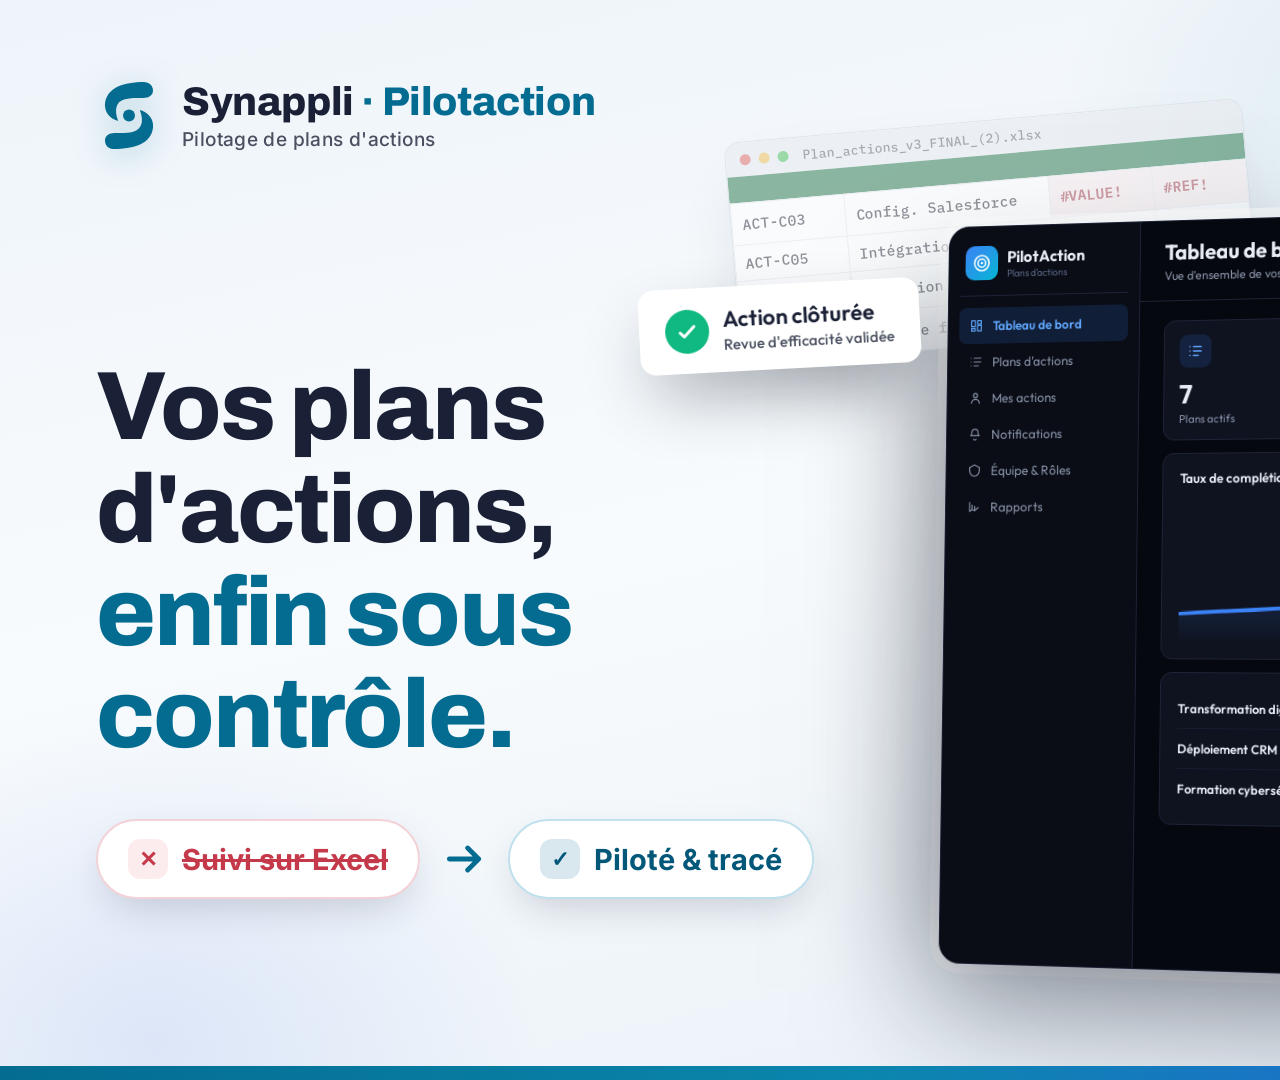
<file: video/thumbnail.html>
<!DOCTYPE html>
<html lang="fr">
<head>
<meta charset="UTF-8" />
<title>Miniature — Pilotaction</title>
<link rel="stylesheet" href="fonts.css" />
<style>
  /* =====================================================================
     MINIATURE VIDÉO — 1920×1080 (rendue en @2x → 3840×2160)
     Même identité que la vidéo : Synappli / PilotAction.
     ===================================================================== */
  :root {
    --navy:#1a2035; --blue:#2e5be8; --teal:#046c91; --teal-d:#03587a; --teal-l:#d9e8ef;
    --gray:#4a5060; --light:#ced8e6; --bad:#c53a4b; --bad-l:#fdecee;
    --font:'Inter',sans-serif; --display:'Archivo',sans-serif; --app-font:'Outfit',sans-serif;
  }
  * { box-sizing:border-box; margin:0; padding:0; }
  html,body { width:1920px; height:1080px; overflow:hidden; }
  body { font-family:var(--font); -webkit-font-smoothing:antialiased; }
  #stage {
    position:relative; width:1920px; height:1080px; overflow:hidden;
    background:
      radial-gradient(ellipse 900px 700px at 82% 18%, rgba(4,108,145,.14) 0, transparent 60%),
      radial-gradient(ellipse 700px 600px at 8% 96%, rgba(46,91,232,.10) 0, transparent 55%),
      linear-gradient(168deg, #eef4fa 0%, #f8fbfd 46%, #e8f0f7 100%);
  }
  /* filet de marque en pied */
  .brandline { position:absolute; left:0; right:0; bottom:0; height:14px;
    background:linear-gradient(90deg, var(--teal) 0%, #0b86ad 45%, var(--blue) 100%); }

  /* ---------- Header logo ---------- */
  .brand { position:absolute; left:96px; top:74px; display:flex; align-items:center; gap:20px; }
  .brand .mark { width:66px; height:83px; color:var(--teal); }
  .brand .mark svg { width:100%; height:100%; display:block; filter:drop-shadow(0 6px 16px rgba(4,108,145,.25)); }
  .brand .wm { font-family:var(--display); font-weight:800; font-size:40px; color:var(--navy); letter-spacing:-.01em; line-height:1; }
  .brand .wm span { color:var(--teal); }
  .brand .wm small { display:block; font-family:var(--font); font-weight:500; font-size:19px; color:var(--gray); letter-spacing:.02em; margin-top:8px; }

  /* ---------- Colonne gauche ---------- */
  .headline { position:absolute; left:96px; top:356px; width:800px; }
  h1 { font-family:var(--display); font-weight:800; font-size:97px; line-height:1.06; letter-spacing:-.022em; color:var(--navy); }
  h1 .accent { color:var(--teal); }

  .ba { display:flex; align-items:center; gap:22px; margin-top:52px; }
  .chip { display:inline-flex; align-items:center; gap:14px; font-size:29px; font-weight:700;
          padding:18px 30px; border-radius:100px; background:#fff; box-shadow:0 16px 40px -12px rgba(26,32,53,.22); }
  .chip .mk { width:40px; height:40px; border-radius:12px; display:grid; place-items:center; font-size:22px; font-weight:800; }
  .chip.bad { color:var(--bad); border:2px solid #f3d2d7; }
  .chip.bad .mk { background:var(--bad-l); color:var(--bad); }
  .chip.bad s { color:var(--bad); text-decoration-thickness:3px; }
  .chip.good { color:var(--teal-d); border:2px solid #bfe0ec; }
  .chip.good .mk { background:var(--teal-l); color:var(--teal-d); }
  .ba .arr { color:var(--teal); }
  .ba .arr svg { width:44px; height:44px; display:block; }

  .play { position:absolute; left:96px; top:846px; display:inline-flex; align-items:center; gap:24px; }
  .play .btn { display:flex; align-items:center; gap:18px; background:var(--blue); color:#fff;
               font-family:var(--display); font-weight:700; font-size:34px; letter-spacing:-.01em;
               padding:26px 46px; border-radius:20px; box-shadow:0 26px 60px -16px rgba(46,91,232,.55); }
  .play .btn .tri { width:54px; height:54px; border-radius:50%; background:rgba(255,255,255,.18); display:grid; place-items:center; }
  .play .btn .tri svg { width:24px; height:24px; margin-left:3px; }
  .play .dur { font-size:26px; font-weight:600; color:var(--gray); background:#fff; border:2px solid var(--light);
               padding:16px 26px; border-radius:100px; box-shadow:0 12px 30px -12px rgba(26,32,53,.18); }

  /* ---------- Excel fantôme (l'avant, en retrait) ---------- */
  .ghostxl { position:absolute; right:668px; top:120px; width:520px; border-radius:16px; overflow:hidden;
             border:1px solid #c9d1de; background:#fff; box-shadow:0 30px 70px -24px rgba(26,32,53,.35);
             transform:rotate(-5deg); opacity:.5; filter:saturate(.75); }
  .ghostxl .bar { height:34px; background:#E7E9EE; display:flex; align-items:center; gap:8px; padding:0 14px; }
  .ghostxl .d { width:11px; height:11px; border-radius:50%; }
  .ghostxl .fn { font-family:'IBM Plex Mono',monospace; font-size:13px; color:#5c6270; margin-left:6px; }
  .ghostxl .rib { height:26px; background:#107C41; }
  .ghostxl table { width:100%; border-collapse:collapse; font-family:'IBM Plex Mono',monospace; font-size:14.5px; color:#2a2f3a; }
  .ghostxl td { border:1px solid #E6E8EC; padding:8px 10px; white-space:nowrap; }
  .ghostxl .err { background:var(--bad-l); color:var(--bad); font-weight:700; }

  /* ---------- Maquette app (le après, en vedette) ---------- */
  .appwrap { position:absolute; right:-150px; top:208px; width:1160px; height:770px;
             border-radius:22px; overflow:hidden; border:1px solid #1e2438; background:#06080f;
             box-shadow:-40px 60px 130px -30px rgba(10,16,32,.55), 0 0 0 10px rgba(255,255,255,.55);
             transform:perspective(2200px) rotateY(-10deg) rotateX(2deg); font-family:var(--app-font); }
  .side { position:absolute; left:0; top:0; bottom:0; width:210px; background:#0a0d16; border-right:1px solid #1e2438; padding:20px 12px; }
  .ab { display:flex; gap:10px; align-items:center; padding:0 6px 16px; border-bottom:1px solid #1e2438; }
  .ab .bx { width:36px; height:36px; border-radius:10px; background:linear-gradient(135deg,#3b82f6,#06b6d4); display:grid; place-items:center; }
  .ab b { color:#e8ecf4; font-size:16.5px; display:block; }
  .ab small { color:#5a6480; font-size:10.5px; display:block; }
  .ni { display:flex; align-items:center; gap:10px; padding:10px 11px; border-radius:8px; color:#8892a8; font-size:13.5px; }
  .ni svg { width:16px; height:16px; flex:none; }
  .ni.on { background:rgba(59,130,246,.15); color:#60a5fa; font-weight:600; }
  .main { position:absolute; left:210px; right:0; top:0; bottom:0; }
  .hdr { display:flex; align-items:center; justify-content:space-between; padding:18px 26px; border-bottom:1px solid #1e2438; }
  .hdr h2 { color:#e8ecf4; font-size:22px; font-weight:700; }
  .hdr p { color:#8892a8; font-size:12.5px; margin-top:2px; }
  .bell { position:relative; width:36px; height:36px; border-radius:9px; background:#0f1320; border:1px solid #1e2438; display:grid; place-items:center; color:#8892a8; }
  .bell .bdg { position:absolute; top:-5px; right:-5px; min-width:18px; height:18px; border-radius:9px; background:#ef4444; color:#fff; font-size:11px; font-weight:700; display:grid; place-items:center; padding:0 4px; }
  .content { padding:20px 26px; }
  .kpis { display:grid; grid-template-columns:repeat(4,1fr); gap:13px; }
  .kpi { background:#0f1320; border:1px solid #1e2438; border-radius:12px; padding:14px 16px; }
  .kpi .ic { width:34px; height:34px; border-radius:9px; display:grid; place-items:center; margin-bottom:10px; }
  .kpi .v { font-size:27px; font-weight:700; color:#e8ecf4; letter-spacing:-.5px; }
  .kpi .l { font-size:11.5px; color:#8892a8; margin-top:1px; }
  .panel { background:#0f1320; border:1px solid #1e2438; border-radius:12px; padding:16px 18px; margin-top:13px; }
  .panel h4 { color:#e8ecf4; font-size:13.5px; font-weight:600; margin-bottom:10px; }
  .chart { width:100%; height:150px; display:block; }
  .rowline { display:grid; grid-template-columns:2fr 1fr 1.1fr; gap:10px; align-items:center; padding:9px 0; border-top:1px solid #171d30; color:#c3ccdf; font-size:13px; }
  .rowline b { color:#e8ecf4; font-weight:600; }
  .badge { display:inline-flex; align-items:center; gap:6px; padding:4px 10px; border-radius:7px; font-size:11px; font-weight:600; white-space:nowrap; }
  .badge .dd { width:6px; height:6px; border-radius:50%; }
  .b-run { background:rgba(59,130,246,.12); color:#60a5fa; } .b-run .dd { background:#3b82f6; }
  .b-late { background:rgba(239,68,68,.12); color:#f87171; } .b-late .dd { background:#ef4444; }
  .b-done { background:rgba(16,185,129,.12); color:#34d399; } .b-done .dd { background:#10b981; }
  .pbar { height:6px; border-radius:3px; background:#1e2438; overflow:hidden; }
  .pbar i { display:block; height:100%; border-radius:3px; }

  /* cartes flottantes par-dessus la maquette */
  .float { position:absolute; background:#fff; border-radius:16px; box-shadow:0 30px 70px -18px rgba(13,20,36,.45); }
  .f-done { right:1000px; top:284px; display:flex; align-items:center; gap:14px; padding:18px 26px;
            font-family:var(--app-font); font-size:22px; font-weight:600; color:var(--navy); transform:rotate(-3deg); }
  .f-done .ck { width:44px; height:44px; border-radius:50%; background:#10b981; color:#fff; display:grid; place-items:center; }
  .f-done small { display:block; font-size:15px; color:var(--gray); font-weight:500; margin-top:2px; }
  .f-notif { right:64px; top:876px; display:flex; align-items:center; gap:14px; padding:18px 24px;
             font-size:19px; color:var(--navy); font-weight:600; transform:rotate(2deg); max-width:560px; }
  .f-notif .bl { width:44px; height:44px; border-radius:12px; background:#fff7e6; color:#b45309; display:grid; place-items:center; flex:none; }
  .f-notif small { display:block; font-size:14.5px; color:var(--gray); font-weight:500; margin-top:2px; }
</style>
</head>
<body>
<div id="stage">

  <svg width="0" height="0" style="position:absolute"><defs>
    <g id="mark">
      <path d="M74 156 C60 120 66 92 96 84 C120 78 140 80 158 80 C176 80 190 71 190 55 C190 38 178 26 159 26 C130 26 92 30 64 46 C40 60 28 84 30 108 C32 132 50 150 74 156 Z"/>
      <path transform="rotate(180 110 138)" d="M74 156 C60 120 66 92 96 84 C120 78 140 80 158 80 C176 80 190 71 190 55 C190 38 178 26 159 26 C130 26 92 30 64 46 C40 60 28 84 30 108 C32 132 50 150 74 156 Z"/>
      <circle cx="110" cy="138" r="20"/>
    </g>
  </defs></svg>

  <!-- Excel fantôme (l'avant) -->
  <div class="ghostxl">
    <div class="bar"><span class="d" style="background:#FF5F57"></span><span class="d" style="background:#FEBC2E"></span><span class="d" style="background:#28C840"></span><span class="fn">Plan_actions_v3_FINAL_(2).xlsx</span></div>
    <div class="rib"></div>
    <table>
      <tr><td>ACT-C03</td><td>Config. Salesforce</td><td class="err">#VALUE!</td><td class="err">#REF!</td></tr>
      <tr><td>ACT-C05</td><td>Intégration API</td><td>En retar</td><td>35</td></tr>
      <tr><td>ACT-C06</td><td>Migration clients</td><td class="err">#REF!</td><td>20%</td></tr>
      <tr><td>ACT-C09 ?</td><td>Recette finale</td><td>doublon</td><td class="err">#DIV/0!</td></tr>
    </table>
  </div>

  <!-- Maquette app PilotAction (le après) -->
  <div class="appwrap">
    <aside class="side">
      <div class="ab">
        <span class="bx"><svg width="20" height="20" viewBox="0 0 40 40"><circle cx="20" cy="20" r="16" fill="none" stroke="#fff" stroke-width="3.4"/><circle cx="20" cy="20" r="8.5" fill="none" stroke="#fff" stroke-width="3.4"/><circle cx="20" cy="20" r="2.6" fill="#fff"/></svg></span>
        <div><b>PilotAction</b><small>Plans d'actions</small></div>
      </div>
      <div style="height:12px"></div>
      <div class="ni on"><svg viewBox="0 0 24 24" fill="none"><path d="M4 13h6V4H4v9zm10 7h6v-9h-6v9zM4 20h6v-4H4v4zM14 4v5h6V4h-6z" stroke="currentColor" stroke-width="1.8" stroke-linejoin="round"/></svg>Tableau de bord</div>
      <div class="ni"><svg viewBox="0 0 24 24" fill="none"><path d="M9 6h11M9 12h11M9 18h7M4 6h.01M4 12h.01M4 18h.01" stroke="currentColor" stroke-width="1.8" stroke-linecap="round"/></svg>Plans d'actions</div>
      <div class="ni"><svg viewBox="0 0 24 24" fill="none"><circle cx="12" cy="8" r="3.4" stroke="currentColor" stroke-width="1.8"/><path d="M5.5 20c0-3.4 2.9-6 6.5-6s6.5 2.6 6.5 6" stroke="currentColor" stroke-width="1.8" stroke-linecap="round"/></svg>Mes actions</div>
      <div class="ni"><svg viewBox="0 0 24 24" fill="none"><path d="M12 4a5 5 0 00-5 5c0 4-2 5-2 5h14s-2-1-2-5a5 5 0 00-5-5zM10 19a2 2 0 004 0" stroke="currentColor" stroke-width="1.8" stroke-linejoin="round"/></svg>Notifications</div>
      <div class="ni"><svg viewBox="0 0 24 24" fill="none"><path d="M12 3l8 4v5c0 5-3.5 8-8 9-4.5-1-8-4-8-9V7l8-4z" stroke="currentColor" stroke-width="1.8" stroke-linejoin="round"/></svg>Équipe &amp; Rôles</div>
      <div class="ni"><svg viewBox="0 0 24 24" fill="none"><path d="M5 19V5m0 14l4-3 4 2 6-5M9 16V9m4 9V11" stroke="currentColor" stroke-width="1.8" stroke-linecap="round" stroke-linejoin="round"/></svg>Rapports</div>
    </aside>
    <div class="main">
      <div class="hdr">
        <div><h2>Tableau de bord</h2><p>Vue d'ensemble de vos plans d'actions</p></div>
        <span class="bell"><svg width="17" height="17" viewBox="0 0 24 24" fill="none"><path d="M12 4a5 5 0 00-5 5c0 4-2 5-2 5h14s-2-1-2-5a5 5 0 00-5-5zM10 19a2 2 0 004 0" stroke="currentColor" stroke-width="2" stroke-linejoin="round"/></svg><span class="bdg">3</span></span>
      </div>
      <div class="content">
        <div class="kpis">
          <div class="kpi"><span class="ic" style="background:rgba(59,130,246,.14);color:#60a5fa;"><svg width="18" height="18" viewBox="0 0 24 24" fill="none"><path d="M9 6h11M9 12h11M9 18h7M4 6h.01M4 12h.01M4 18h.01" stroke="currentColor" stroke-width="2" stroke-linecap="round"/></svg></span><div class="v">7</div><div class="l">Plans actifs</div></div>
          <div class="kpi"><span class="ic" style="background:rgba(6,182,212,.14);color:#22d3ee;"><svg width="18" height="18" viewBox="0 0 24 24" fill="none"><path d="M5 19V5m0 14l4-3 4 2 6-5" stroke="currentColor" stroke-width="2" stroke-linecap="round" stroke-linejoin="round"/></svg></span><div class="v">58%</div><div class="l">Avancement moyen</div></div>
          <div class="kpi"><span class="ic" style="background:rgba(16,185,129,.14);color:#34d399;"><svg width="18" height="18" viewBox="0 0 24 24" fill="none"><path d="M5 13l4 4L19 7" stroke="currentColor" stroke-width="2.4" stroke-linecap="round" stroke-linejoin="round"/></svg></span><div class="v">92%</div><div class="l">Actions à l'heure</div></div>
          <div class="kpi"><span class="ic" style="background:rgba(239,68,68,.14);color:#f87171;"><svg width="18" height="18" viewBox="0 0 24 24" fill="none"><path d="M12 8v5m0 3.5v.5M10.3 3.9L2.6 17a2 2 0 001.7 3h15.4a2 2 0 001.7-3L13.7 3.9a2 2 0 00-3.4 0z" stroke="currentColor" stroke-width="2" stroke-linecap="round" stroke-linejoin="round"/></svg></span><div class="v">3</div><div class="l">Actions en retard</div></div>
        </div>
        <div class="panel">
          <h4>Taux de complétion — 6 dernières semaines</h4>
          <svg class="chart" viewBox="0 0 1300 190" preserveAspectRatio="none">
            <defs><linearGradient id="ag" x1="0" y1="0" x2="0" y2="1">
              <stop offset="0" stop-color="#3b82f6" stop-opacity=".34"/><stop offset="1" stop-color="#3b82f6" stop-opacity="0"/>
            </linearGradient></defs>
            <path fill="url(#ag)" d="M0,152 L216,143 L432,136 L648,119 L864,107 L1080,87 L1300,65 L1300,190 L0,190 Z"/>
            <path fill="none" stroke="#3b82f6" stroke-width="5" stroke-linecap="round" d="M0,152 L216,143 L432,136 L648,119 L864,107 L1080,87 L1300,65"/>
            <circle cx="1300" cy="65" r="9" fill="#3b82f6" stroke="#0f1320" stroke-width="4"/>
          </svg>
        </div>
        <div class="panel">
          <div class="rowline" style="border-top:none;"><b>Transformation digitale RH</b><span class="badge b-run"><span class="dd"></span>En cours</span><div><div class="pbar"><i style="width:45%;background:#3b82f6;"></i></div></div></div>
          <div class="rowline"><b>Déploiement CRM Salesforce</b><span class="badge b-late"><span class="dd"></span>En retard</span><div><div class="pbar"><i style="width:30%;background:#ef4444;"></i></div></div></div>
          <div class="rowline"><b>Formation cybersécurité</b><span class="badge b-done"><span class="dd"></span>Terminé</span><div><div class="pbar"><i style="width:100%;background:#10b981;"></i></div></div></div>
        </div>
      </div>
    </div>
  </div>

  <!-- cartes flottantes -->
  <div class="float f-done">
    <span class="ck"><svg width="24" height="24" viewBox="0 0 24 24" fill="none"><path d="M5 13l4 4L19 7" stroke="#fff" stroke-width="3" stroke-linecap="round" stroke-linejoin="round"/></svg></span>
    <div>Action clôturée<small>Revue d'efficacité validée</small></div>
  </div>
  <div class="float f-notif">
    <span class="bl"><svg width="22" height="22" viewBox="0 0 24 24" fill="none"><circle cx="12" cy="12" r="9" stroke="currentColor" stroke-width="2"/><path d="M12 7v5l3 2" stroke="currentColor" stroke-width="2" stroke-linecap="round"/></svg></span>
    <div>Relance automatique envoyée<small>« Migration clients » — échéance demain</small></div>
  </div>

  <!-- header marque -->
  <div class="brand">
    <span class="mark"><svg viewBox="0 0 220 276" fill="currentColor"><use href="#mark"/></svg></span>
    <span class="wm">Synappli <span>· Pilotaction</span><small>Pilotage de plans d'actions</small></span>
  </div>

  <!-- headline -->
  <div class="headline">
    <h1>Vos plans d'actions,<br><span class="accent">enfin sous contrôle.</span></h1>
    <div class="ba">
      <span class="chip bad"><span class="mk">✕</span><s>Suivi sur Excel</s></span>
      <span class="arr"><svg viewBox="0 0 24 24" fill="none"><path d="M4 12h16M14 6l6 6-6 6" stroke="currentColor" stroke-width="2.6" stroke-linecap="round" stroke-linejoin="round"/></svg></span>
      <span class="chip good"><span class="mk">✓</span>Piloté &amp; tracé</span>
    </div>
  </div>

  <div class="brandline"></div>
</div>
</body>
</html>
</file>
<file: video/fonts.css>
@font-face{font-family:'Inter';font-style:normal;font-weight:400;src:url('fonts/inter-400.woff2') format('woff2');}
@font-face{font-family:'Inter';font-style:normal;font-weight:500;src:url('fonts/inter-500.woff2') format('woff2');}
@font-face{font-family:'Inter';font-style:normal;font-weight:600;src:url('fonts/inter-600.woff2') format('woff2');}
@font-face{font-family:'Inter';font-style:normal;font-weight:700;src:url('fonts/inter-700.woff2') format('woff2');}
@font-face{font-family:'Inter';font-style:normal;font-weight:800;src:url('fonts/inter-800.woff2') format('woff2');}
@font-face{font-family:'Archivo';font-style:normal;font-weight:600;src:url('fonts/archivo-600.woff2') format('woff2');}
@font-face{font-family:'Archivo';font-style:normal;font-weight:700;src:url('fonts/archivo-700.woff2') format('woff2');}
@font-face{font-family:'Archivo';font-style:normal;font-weight:800;src:url('fonts/archivo-800.woff2') format('woff2');}
@font-face{font-family:'IBM Plex Mono';font-style:normal;font-weight:500;src:url('fonts/ibm-plex-mono-500.woff2') format('woff2');}
@font-face{font-family:'IBM Plex Mono';font-style:normal;font-weight:600;src:url('fonts/ibm-plex-mono-600.woff2') format('woff2');}
@font-face{font-family:'Outfit';font-style:normal;font-weight:400;src:url('fonts/outfit-400.woff2') format('woff2');}
@font-face{font-family:'Outfit';font-style:normal;font-weight:500;src:url('fonts/outfit-500.woff2') format('woff2');}
@font-face{font-family:'Outfit';font-style:normal;font-weight:600;src:url('fonts/outfit-600.woff2') format('woff2');}
@font-face{font-family:'Outfit';font-style:normal;font-weight:700;src:url('fonts/outfit-700.woff2') format('woff2');}
</file>
